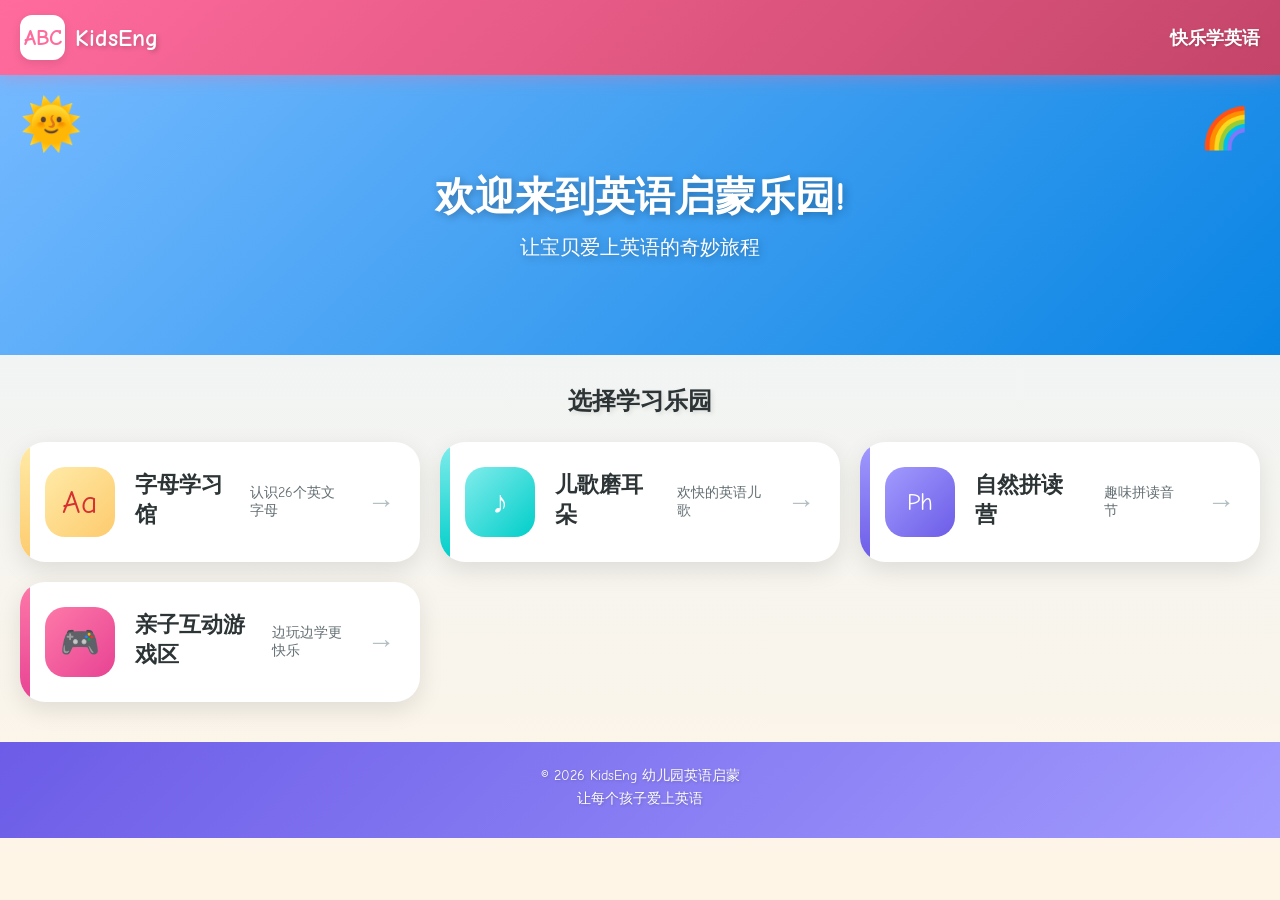
<file: index.html>
<!DOCTYPE html>
<html lang="zh-CN">
<head>
    <meta charset="UTF-8">
    <meta name="viewport" content="width=device-width, initial-scale=1.0">
    <title>KidsEng - 幼儿园英语启蒙乐园</title>
    <link rel="stylesheet" href="styles/main.css">
    <link href="https://fonts.googleapis.com/css2?family=Comic+Neue:wght@400;700&display=swap" rel="stylesheet">
</head>
<body>
    <div class="header">
        <div class="logo">
            <span class="logo-icon">ABC</span>
            <span class="logo-text">KidsEng</span>
        </div>
        <div class="header-title">快乐学英语</div>
    </div>

    <div class="hero-section">
        <div class="hero-bg"></div>
        <div class="hero-content">
            <h1>欢迎来到英语启蒙乐园!</h1>
            <p>让宝贝爱上英语的奇妙旅程</p>
        </div>
    </div>

    <div class="main-content">
        <div class="section-title">选择学习乐园</div>
        
        <div class="feature-grid">
            <div class="feature-card letter-card" onclick="navigateTo('letters')">
                <div class="card-icon letter-icon">
                    <span>Aa</span>
                </div>
                <div class="card-title">字母学习馆</div>
                <div class="card-desc">认识26个英文字母</div>
                <div class="card-arrow">→</div>
            </div>

            <div class="feature-card song-card" onclick="navigateTo('songs')">
                <div class="card-icon song-icon">
                    <span>♪</span>
                </div>
                <div class="card-title">儿歌磨耳朵</div>
                <div class="card-desc">欢快的英语儿歌</div>
                <div class="card-arrow">→</div>
            </div>

            <div class="feature-card phonics-card" onclick="navigateTo('phonics')">
                <div class="card-icon phonics-icon">
                    <span>Ph</span>
                </div>
                <div class="card-title">自然拼读营</div>
                <div class="card-desc">趣味拼读音节</div>
                <div class="card-arrow">→</div>
            </div>

            <div class="feature-card game-card" onclick="navigateTo('games')">
                <div class="card-icon game-icon">
                    <span>🎮</span>
                </div>
                <div class="card-title">亲子互动游戏区</div>
                <div class="card-desc">边玩边学更快乐</div>
                <div class="card-arrow">→</div>
            </div>
        </div>
    </div>

    <div class="footer">
        <div class="footer-content">
            <p>© 2026 KidsEng 幼儿园英语启蒙</p>
            <p>让每个孩子爱上英语</p>
        </div>
    </div>

    <script src="scripts/main.js"></script>
</body>
</html>
</file>
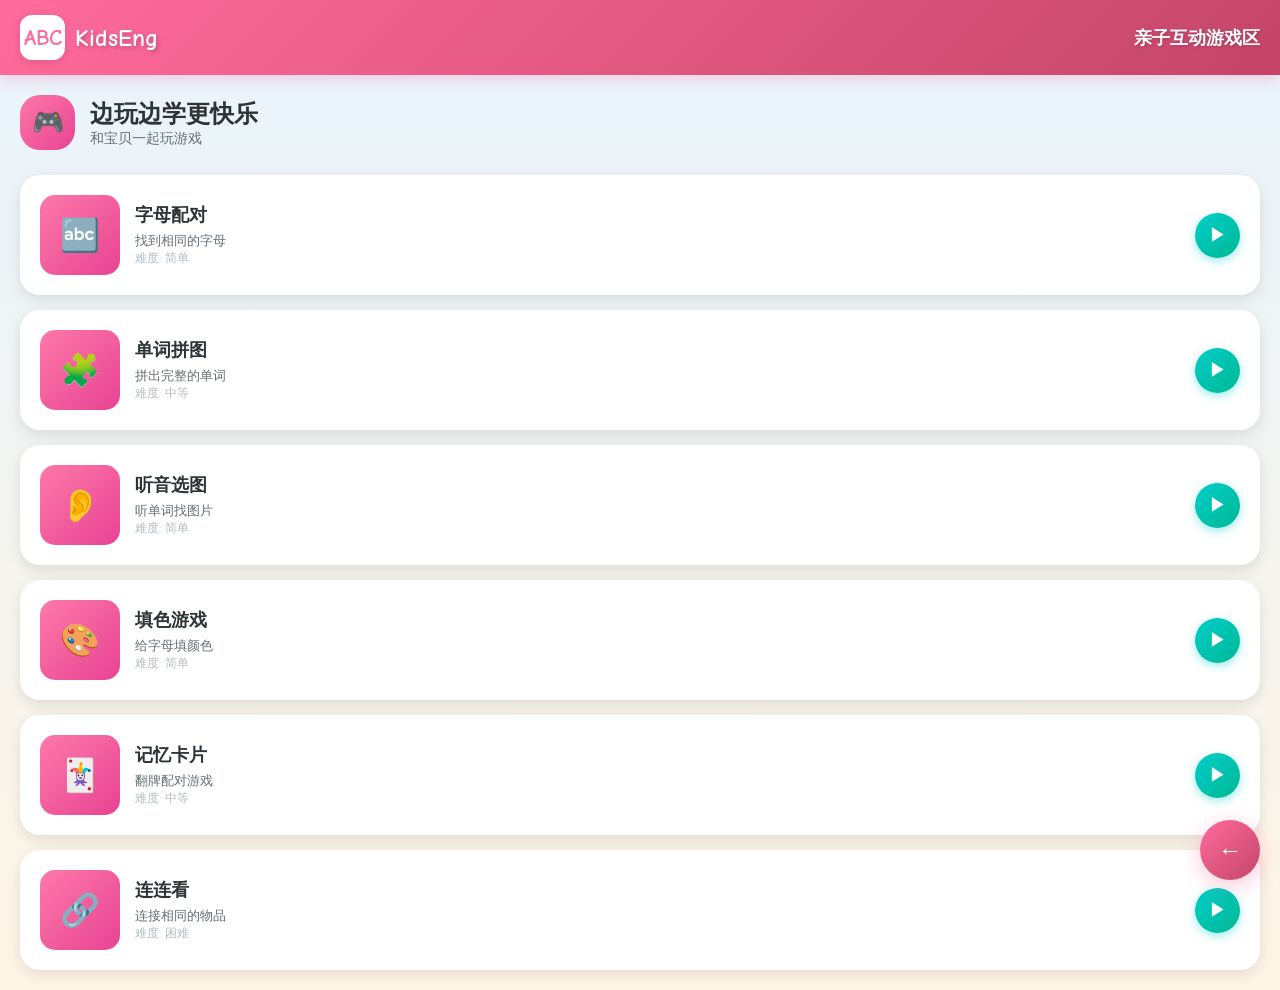
<file: games.html>
<!DOCTYPE html>
<html lang="zh-CN">
<head>
    <meta charset="UTF-8">
    <meta name="viewport" content="width=device-width, initial-scale=1.0">
    <title>亲子互动游戏区 - KidsEng</title>
    <link rel="stylesheet" href="styles/main.css">
    <link href="https://fonts.googleapis.com/css2?family=Comic+Neue:wght@400;700&display=swap" rel="stylesheet">
</head>
<body>
    <div class="header">
        <div class="logo">
            <span class="logo-icon">ABC</span>
            <span class="logo-text">KidsEng</span>
        </div>
        <div class="header-title">亲子互动游戏区</div>
    </div>

    <div class="games-container">
        <div class="section-header">
            <div class="card-icon game-icon">
                <span>🎮</span>
            </div>
            <div>
                <h2>边玩边学更快乐</h2>
                <p style="color: #636E72; font-size: 14px;">和宝贝一起玩游戏</p>
            </div>
        </div>

        <div id="gamesContainer" class="games-list"></div>
    </div>

    <div class="back-btn" onclick="goBack()">←</div>

    <script src="scripts/main.js"></script>
</body>
</html>
</file>
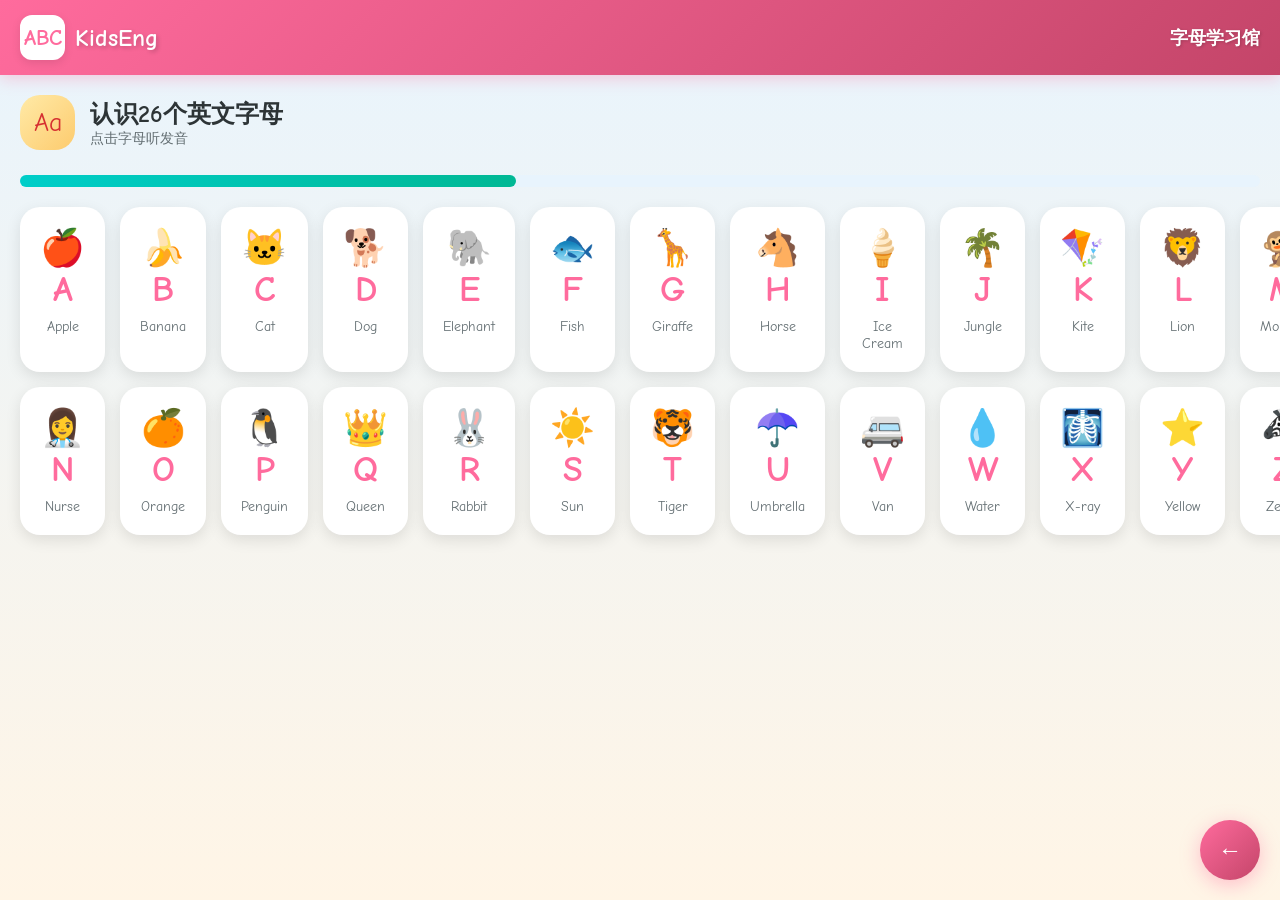
<file: letters.html>
<!DOCTYPE html>
<html lang="zh-CN">
<head>
    <meta charset="UTF-8">
    <meta name="viewport" content="width=device-width, initial-scale=1.0">
    <title>字母学习馆 - KidsEng</title>
    <link rel="stylesheet" href="styles/main.css">
    <link href="https://fonts.googleapis.com/css2?family=Comic+Neue:wght@400;700&display=swap" rel="stylesheet">
</head>
<body>
    <div class="header">
        <div class="logo">
            <span class="logo-icon">ABC</span>
            <span class="logo-text">KidsEng</span>
        </div>
        <div class="header-title">字母学习馆</div>
    </div>

    <div class="letters-container">
        <div class="section-header">
            <div class="card-icon letter-icon">
                <span>Aa</span>
            </div>
            <div>
                <h2>认识26个英文字母</h2>
                <p style="color: #636E72; font-size: 14px;">点击字母听发音</p>
            </div>
        </div>

        <div class="progress-bar">
            <div class="progress-fill" style="width: 40%"></div>
        </div>

        <div id="alphabetContainer" class="alphabet-grid"></div>
    </div>

    <div class="back-btn" onclick="goBack()">←</div>

    <script src="scripts/main.js"></script>
</body>
</html>
</file>
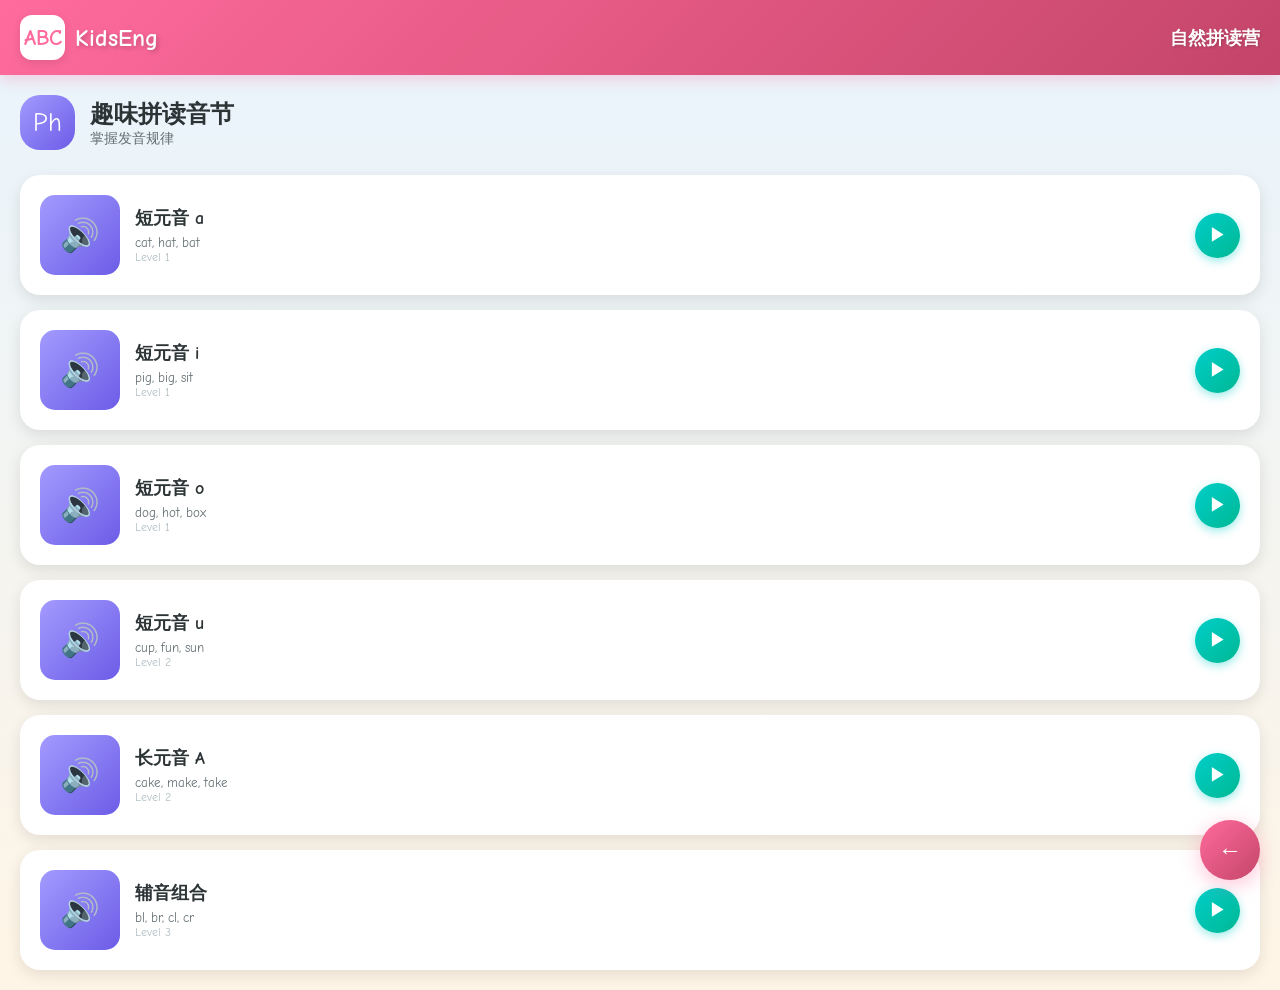
<file: phonics.html>
<!DOCTYPE html>
<html lang="zh-CN">
<head>
    <meta charset="UTF-8">
    <meta name="viewport" content="width=device-width, initial-scale=1.0">
    <title>自然拼读营 - KidsEng</title>
    <link rel="stylesheet" href="styles/main.css">
    <link href="https://fonts.googleapis.com/css2?family=Comic+Neue:wght@400;700&display=swap" rel="stylesheet">
</head>
<body>
    <div class="header">
        <div class="logo">
            <span class="logo-icon">ABC</span>
            <span class="logo-text">KidsEng</span>
        </div>
        <div class="header-title">自然拼读营</div>
    </div>

    <div class="phonics-container">
        <div class="section-header">
            <div class="card-icon phonics-icon">
                <span>Ph</span>
            </div>
            <div>
                <h2>趣味拼读音节</h2>
                <p style="color: #636E72; font-size: 14px;">掌握发音规律</p>
            </div>
        </div>

        <div id="phonicsContainer" class="phonics-list"></div>
    </div>

    <div class="back-btn" onclick="goBack()">←</div>

    <script src="scripts/main.js"></script>
</body>
</html>
</file>
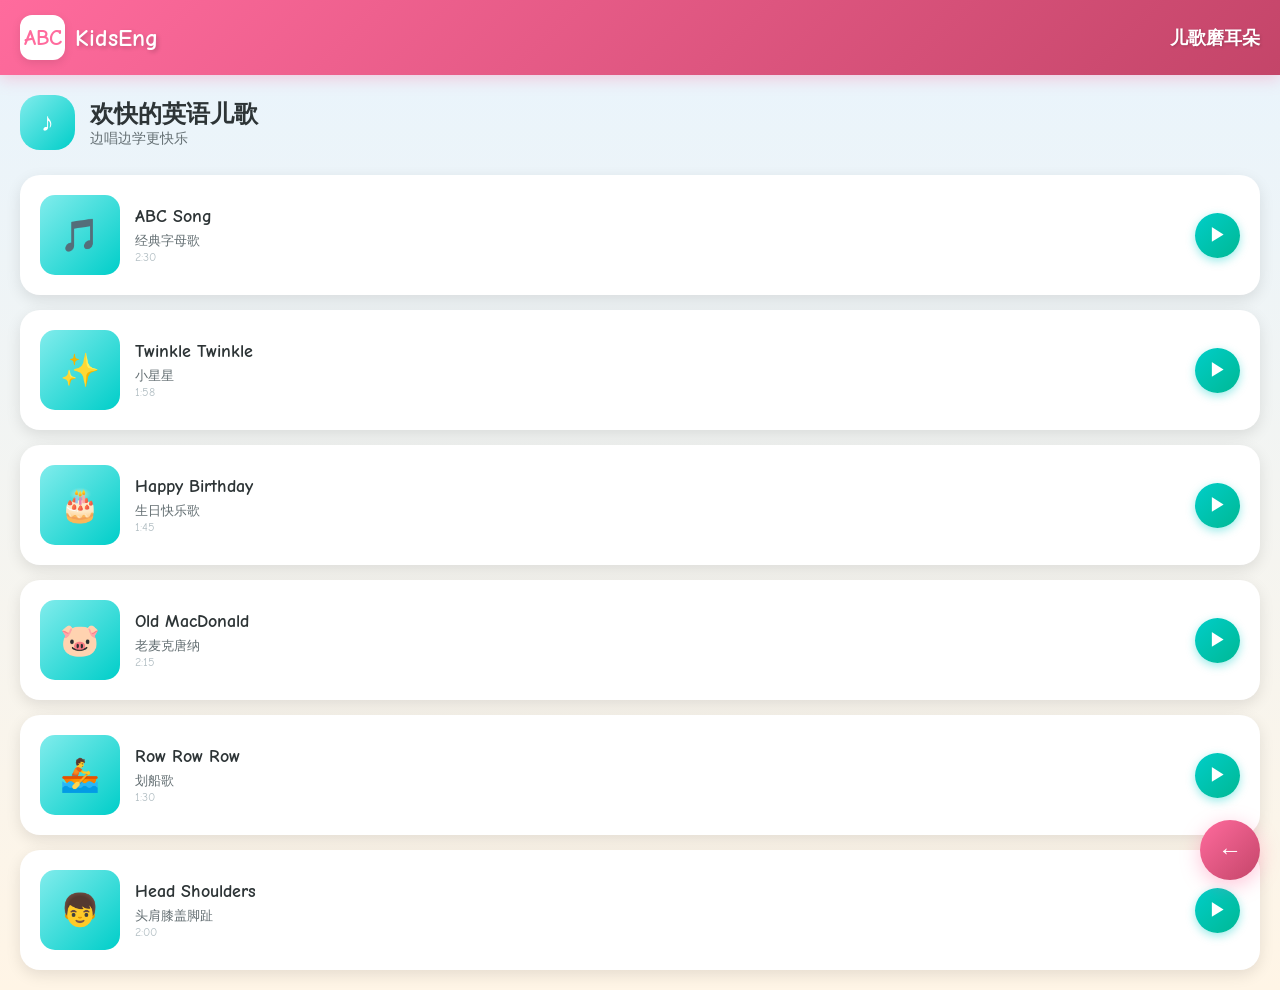
<file: songs.html>
<!DOCTYPE html>
<html lang="zh-CN">
<head>
    <meta charset="UTF-8">
    <meta name="viewport" content="width=device-width, initial-scale=1.0">
    <title>儿歌磨耳朵 - KidsEng</title>
    <link rel="stylesheet" href="styles/main.css">
    <link href="https://fonts.googleapis.com/css2?family=Comic+Neue:wght@400;700&display=swap" rel="stylesheet">
</head>
<body>
    <div class="header">
        <div class="logo">
            <span class="logo-icon">ABC</span>
            <span class="logo-text">KidsEng</span>
        </div>
        <div class="header-title">儿歌磨耳朵</div>
    </div>

    <div class="songs-container">
        <div class="section-header">
            <div class="card-icon song-icon">
                <span>♪</span>
            </div>
            <div>
                <h2>欢快的英语儿歌</h2>
                <p style="color: #636E72; font-size: 14px;">边唱边学更快乐</p>
            </div>
        </div>

        <div id="songsContainer" class="songs-list"></div>
    </div>

    <div class="back-btn" onclick="goBack()">←</div>

    <script src="scripts/main.js"></script>
</body>
</html>
</file>
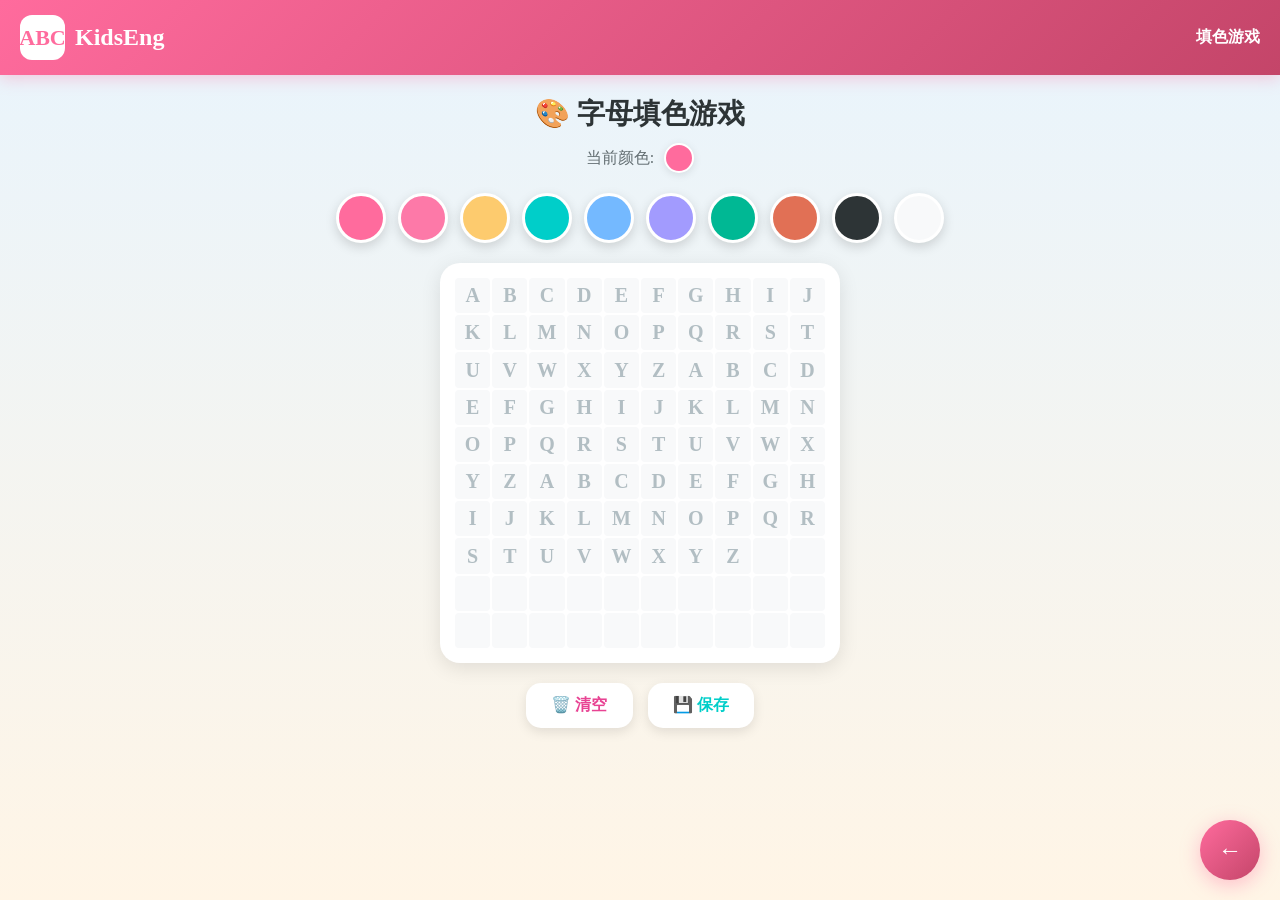
<file: games/coloring-game.html>
<!DOCTYPE html>
<html lang="zh-CN">
<head>
    <meta charset="UTF-8">
    <meta name="viewport" content="width=device-width, initial-scale=1.0">
    <title>填色游戏 - KidsEng</title>
    <style>
        * {
            margin: 0;
            padding: 0;
            box-sizing: border-box;
        }

        body {
            font-family: 'Comic Neue', cursive;
            background: linear-gradient(180deg, #E8F4FD 0%, #FFF5E6 100%);
            min-height: 100vh;
        }

        .header {
            background: linear-gradient(135deg, #FF6B9D 0%, #C44569 100%);
            padding: 15px 20px;
            display: flex;
            align-items: center;
            justify-content: space-between;
            box-shadow: 0 4px 15px rgba(255, 107, 157, 0.3);
        }

        .logo {
            display: flex;
            align-items: center;
            gap: 10px;
        }

        .logo-icon {
            background: white;
            width: 45px;
            height: 45px;
            border-radius: 12px;
            display: flex;
            align-items: center;
            justify-content: center;
            font-size: 22px;
            font-weight: bold;
            color: #FF6B9D;
        }

        .logo-text {
            font-size: 24px;
            font-weight: bold;
            color: white;
        }

        .game-container {
            padding: 20px;
        }

        .game-header {
            text-align: center;
            margin-bottom: 20px;
        }

        .game-title {
            font-size: 28px;
            font-weight: bold;
            color: #2D3436;
            margin-bottom: 10px;
        }

        .colors-bar {
            display: flex;
            justify-content: center;
            gap: 12px;
            margin-bottom: 20px;
            flex-wrap: wrap;
        }

        .color-btn {
            width: 50px;
            height: 50px;
            border-radius: 50%;
            border: 3px solid white;
            box-shadow: 0 4px 12px rgba(0,0,0,0.15);
            cursor: pointer;
            transition: all 0.3s ease;
        }

        .color-btn:hover {
            transform: scale(1.15);
        }

        .color-btn.selected {
            transform: scale(1.2);
            box-shadow: 0 6px 20px rgba(0,0,0,0.25);
            border-width: 4px;
        }

        .canvas-area {
            background: white;
            padding: 15px;
            border-radius: 20px;
            box-shadow: 0 5px 20px rgba(0,0,0,0.1);
            max-width: 400px;
            margin: 0 auto;
        }

        .coloring-grid {
            display: grid;
            grid-template-columns: repeat(10, 1fr);
            gap: 2px;
        }

        .color-cell {
            aspect-ratio: 1;
            background: #F8F9FA;
            border-radius: 4px;
            cursor: pointer;
            transition: all 0.2s ease;
        }

        .color-cell:hover {
            transform: scale(1.1);
        }

        .back-btn {
            position: fixed;
            bottom: 20px;
            right: 20px;
            width: 60px;
            height: 60px;
            background: linear-gradient(135deg, #FF6B9D 0%, #C44569 100%);
            border-radius: 50%;
            display: flex;
            align-items: center;
            justify-content: center;
            font-size: 24px;
            color: white;
            box-shadow: 0 5px 20px rgba(255, 107, 157, 0.4);
            cursor: pointer;
        }

        .tools-bar {
            display: flex;
            justify-content: center;
            gap: 15px;
            margin-top: 20px;
        }

        .tool-btn {
            background: white;
            padding: 12px 25px;
            border-radius: 15px;
            box-shadow: 0 4px 12px rgba(0,0,0,0.1);
            cursor: pointer;
            font-size: 16px;
            font-weight: bold;
            color: #2D3436;
            transition: all 0.3s ease;
            border: none;
        }

        .tool-btn:hover {
            transform: translateY(-2px);
            box-shadow: 0 6px 15px rgba(0,0,0,0.15);
        }

        .tool-btn.clear {
            color: #E84393;
        }

        .tool-btn.save {
            color: #00CEC9;
        }

        .current-color-preview {
            display: flex;
            align-items: center;
            justify-content: center;
            gap: 10px;
            margin-bottom: 15px;
            font-size: 16px;
            color: #636E72;
        }

        .preview-color {
            width: 30px;
            height: 30px;
            border-radius: 50%;
            border: 2px solid white;
            box-shadow: 0 2px 8px rgba(0,0,0,0.1);
        }
    </style>
</head>
<body>
    <div class="header">
        <div class="logo">
            <span class="logo-icon">ABC</span>
            <span class="logo-text">KidsEng</span>
        </div>
        <div style="color: white; font-weight: bold;">填色游戏</div>
    </div>

    <div class="game-container">
        <div class="game-header">
            <h1 class="game-title">🎨 字母填色游戏</h1>
            <div class="current-color-preview">
                <span>当前颜色:</span>
                <div class="preview-color" id="previewColor"></div>
            </div>
        </div>

        <div class="colors-bar">
            <div class="color-btn" style="background: #FF6B9D;" onclick="selectColor('#FF6B9D')"></div>
            <div class="color-btn" style="background: #FD79A8;" onclick="selectColor('#FD79A8')"></div>
            <div class="color-btn" style="background: #FDCB6E;" onclick="selectColor('#FDCB6E')"></div>
            <div class="color-btn" style="background: #00CEC9;" onclick="selectColor('#00CEC9')"></div>
            <div class="color-btn" style="background: #74B9FF;" onclick="selectColor('#74B9FF')"></div>
            <div class="color-btn" style="background: #A29BFE;" onclick="selectColor('#A29BFE')"></div>
            <div class="color-btn" style="background: #00B894;" onclick="selectColor('#00B894')"></div>
            <div class="color-btn" style="background: #E17055;" onclick="selectColor('#E17055')"></div>
            <div class="color-btn" style="background: #2D3436;" onclick="selectColor('#2D3436')"></div>
            <div class="color-btn" style="background: #F8F9FA;" onclick="selectColor('#F8F9FA')"></div>
        </div>

        <div class="canvas-area">
            <div class="coloring-grid" id="coloringGrid"></div>
        </div>

        <div class="tools-bar">
            <button class="tool-btn clear" onclick="clearCanvas()">🗑️ 清空</button>
            <button class="tool-btn save" onclick="showMessage()">💾 保存</button>
        </div>
    </div>

    <div class="back-btn" onclick="goBack()">←</div>

    <script>
        const letters = ['A', 'B', 'C', 'D', 'E', 'F', 'G', 'H', 'I', 'J',
                        'K', 'L', 'M', 'N', 'O', 'P', 'Q', 'R', 'S', 'T',
                        'U', 'V', 'W', 'X', 'Y', 'Z', 'A', 'B', 'C', 'D',
                        'E', 'F', 'G', 'H', 'I', 'J', 'K', 'L', 'M', 'N',
                        'O', 'P', 'Q', 'R', 'S', 'T', 'U', 'V', 'W', 'X',
                        'Y', 'Z', 'A', 'B', 'C', 'D', 'E', 'F', 'G', 'H',
                        'I', 'J', 'K', 'L', 'M', 'N', 'O', 'P', 'Q', 'R',
                        'S', 'T', 'U', 'V', 'W', 'X', 'Y', 'Z', ' ', ' ',
                        ' ', ' ', ' ', ' ', ' ', ' ', ' ', ' ', ' ', ' ',
                        ' ', ' ', ' ', ' ', ' ', ' ', ' ', ' ', ' ', ' '];

        let currentColor = '#FF6B9D';

        function initCanvas() {
            const grid = document.getElementById('coloringGrid');
            grid.innerHTML = '';
            
            letters.forEach((letter, index) => {
                const cell = document.createElement('div');
                cell.className = 'color-cell';
                if (letter !== ' ') {
                    cell.textContent = letter;
                    cell.style.fontSize = '20px';
                    cell.style.display = 'flex';
                    cell.style.alignItems = 'center';
                    cell.style.justifyContent = 'center';
                    cell.style.fontWeight = 'bold';
                    cell.style.color = '#B2BEC3';
                }
                cell.addEventListener('click', () => colorCell(cell));
                grid.appendChild(cell);
            });
            
            updatePreviewColor();
        }

        function selectColor(color) {
            currentColor = color;
            updatePreviewColor();
            
            document.querySelectorAll('.color-btn').forEach(btn => {
                btn.classList.remove('selected');
            });
            
            const activeBtn = document.querySelector(`.color-btn[style*="${color}"]`);
            if (activeBtn) {
                activeBtn.classList.add('selected');
            }
        }

        function updatePreviewColor() {
            document.getElementById('previewColor').style.background = currentColor;
        }

        function colorCell(cell) {
            cell.style.background = currentColor;
            if (cell.textContent !== '') {
                cell.style.color = currentColor === '#2D3436' ? '#F8F9FA' : '#2D3436';
            }
        }

        function clearCanvas() {
            document.querySelectorAll('.color-cell').forEach(cell => {
                cell.style.background = '#F8F9FA';
                if (cell.textContent !== '') {
                    cell.style.color = '#B2BEC3';
                }
            });
        }

        function showMessage() {
            alert('🎉 作品已保存！\n\n你画得太棒了！🌟');
        }

        function goBack() {
            window.location.href = '../games.html';
        }

        document.addEventListener('DOMContentLoaded', initCanvas);
    </script>
</body>
</html>
</file>
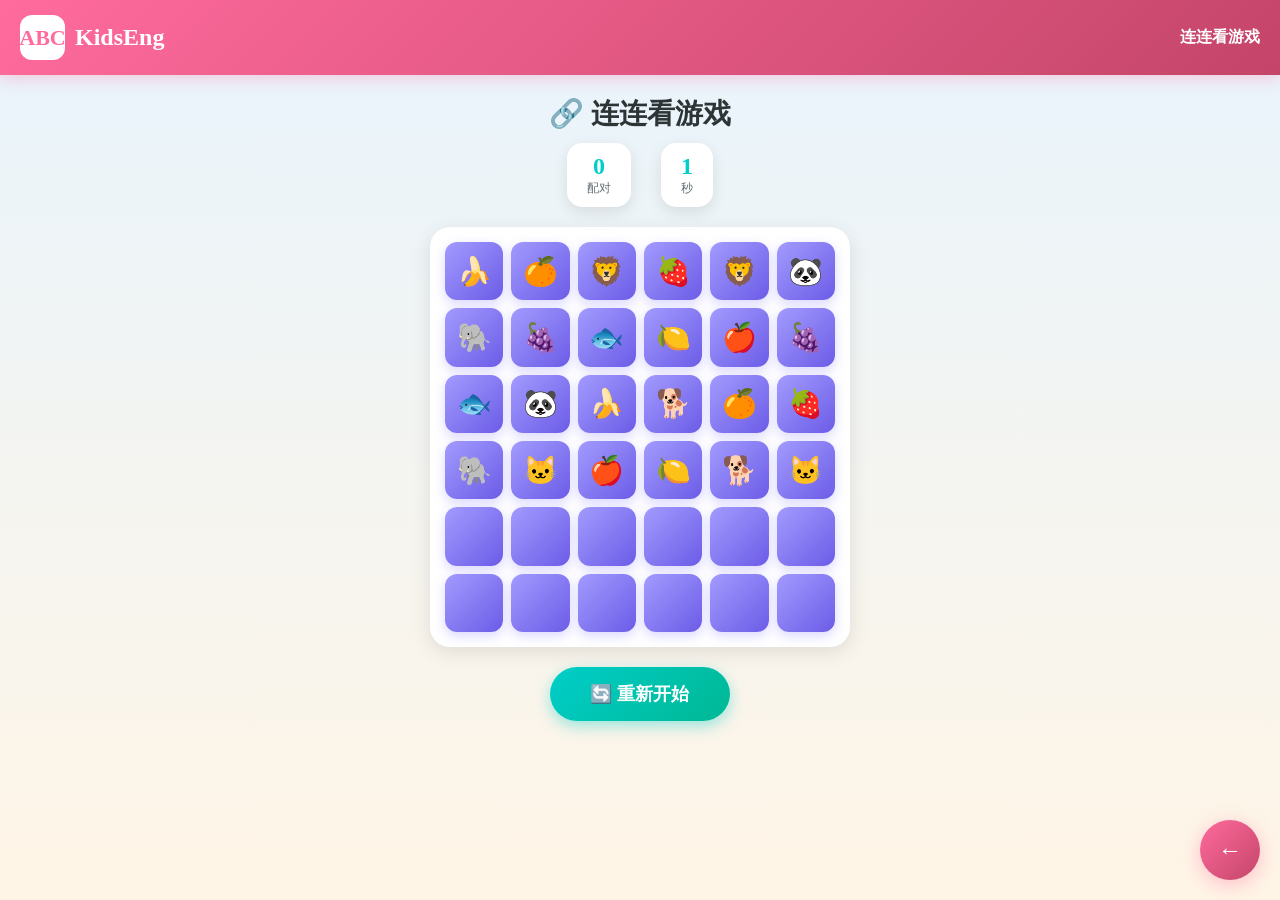
<file: games/link-game.html>
<!DOCTYPE html>
<html lang="zh-CN">
<head>
    <meta charset="UTF-8">
    <meta name="viewport" content="width=device-width, initial-scale=1.0">
    <title>连连看游戏 - KidsEng</title>
    <style>
        * {
            margin: 0;
            padding: 0;
            box-sizing: border-box;
        }

        body {
            font-family: 'Comic Neue', cursive;
            background: linear-gradient(180deg, #E8F4FD 0%, #FFF5E6 100%);
            min-height: 100vh;
        }

        .header {
            background: linear-gradient(135deg, #FF6B9D 0%, #C44569 100%);
            padding: 15px 20px;
            display: flex;
            align-items: center;
            justify-content: space-between;
            box-shadow: 0 4px 15px rgba(255, 107, 157, 0.3);
        }

        .logo {
            display: flex;
            align-items: center;
            gap: 10px;
        }

        .logo-icon {
            background: white;
            width: 45px;
            height: 45px;
            border-radius: 12px;
            display: flex;
            align-items: center;
            justify-content: center;
            font-size: 22px;
            font-weight: bold;
            color: #FF6B9D;
        }

        .logo-text {
            font-size: 24px;
            font-weight: bold;
            color: white;
        }

        .game-container {
            padding: 20px;
        }

        .game-header {
            text-align: center;
            margin-bottom: 20px;
        }

        .game-title {
            font-size: 28px;
            font-weight: bold;
            color: #2D3436;
            margin-bottom: 10px;
        }

        .game-board {
            background: white;
            padding: 15px;
            border-radius: 20px;
            box-shadow: 0 5px 20px rgba(0,0,0,0.1);
            max-width: 420px;
            margin: 0 auto;
        }

        .link-grid {
            display: grid;
            grid-template-columns: repeat(6, 1fr);
            gap: 8px;
        }

        .link-cell {
            aspect-ratio: 1;
            background: linear-gradient(135deg, #A29BFE 0%, #6C5CE7 100%);
            border-radius: 12px;
            display: flex;
            align-items: center;
            justify-content: center;
            font-size: 28px;
            cursor: pointer;
            box-shadow: 0 4px 12px rgba(162, 155, 254, 0.4);
            transition: all 0.3s ease;
        }

        .link-cell:hover {
            transform: scale(1.05);
        }

        .link-cell.selected {
            background: linear-gradient(135deg, #00CEC9 0%, #00B894 100%);
            box-shadow: 0 4px 15px rgba(0, 206, 201, 0.5);
            transform: scale(1.1);
        }

        .link-cell.matched {
            opacity: 0.2;
            pointer-events: none;
            transform: scale(0.9);
        }

        .back-btn {
            position: fixed;
            bottom: 20px;
            right: 20px;
            width: 60px;
            height: 60px;
            background: linear-gradient(135deg, #FF6B9D 0%, #C44569 100%);
            border-radius: 50%;
            display: flex;
            align-items: center;
            justify-content: center;
            font-size: 24px;
            color: white;
            box-shadow: 0 5px 20px rgba(255, 107, 157, 0.4);
            cursor: pointer;
        }

        .game-stats {
            display: flex;
            justify-content: center;
            gap: 30px;
            margin-bottom: 20px;
        }

        .stat-item {
            background: white;
            padding: 10px 20px;
            border-radius: 15px;
            box-shadow: 0 5px 15px rgba(0,0,0,0.1);
        }

        .stat-value {
            font-size: 24px;
            font-weight: bold;
            color: #00CEC9;
        }

        .stat-label {
            font-size: 12px;
            color: #636E72;
        }

        .restart-btn {
            background: linear-gradient(135deg, #00CEC9 0%, #00B894 100%);
            color: white;
            border: none;
            padding: 15px 40px;
            border-radius: 30px;
            font-size: 18px;
            font-weight: bold;
            cursor: pointer;
            box-shadow: 0 5px 15px rgba(0, 206, 201, 0.4);
            margin-top: 20px;
        }
    </style>
</head>
<body>
    <div class="header">
        <div class="logo">
            <span class="logo-icon">ABC</span>
            <span class="logo-text">KidsEng</span>
        </div>
        <div style="color: white; font-weight: bold;">连连看游戏</div>
    </div>

    <div class="game-container">
        <div class="game-header">
            <h1 class="game-title">🔗 连连看游戏</h1>
            <div class="game-stats">
                <div class="stat-item">
                    <div class="stat-value" id="matches">0</div>
                    <div class="stat-label">配对</div>
                </div>
                <div class="stat-item">
                    <div class="stat-value" id="time">0</div>
                    <div class="stat-label">秒</div>
                </div>
            </div>
        </div>

        <div class="game-board">
            <div class="link-grid" id="linkGrid"></div>
        </div>

        <div style="text-align: center;">
            <button class="restart-btn" onclick="initGame()">🔄 重新开始</button>
        </div>
    </div>

    <div class="back-btn" onclick="goBack()">←</div>

    <script>
        const emojis = ['🍎', '🍌', '🍊', '🍋', '🍇', '🍓', 
                       '🐱', '🐕', '🐘', '🐟', '🦁', '🐼'];

        let grid = [];
        let selectedCells = [];
        let matchedPairs = 0;
        let timer = 0;
        let timerInterval = null;

        function initGame() {
            grid = [];
            selectedCells = [];
            matchedPairs = 0;
            timer = 0;
            
            if (timerInterval) {
                clearInterval(timerInterval);
            }
            
            document.getElementById('matches').textContent = '0';
            document.getElementById('time').textContent = '0';
            
            const gameEmojis = [...emojis, ...emojis];
            gameEmojis.sort(() => Math.random() - 0.5);
            
            for (let i = 0; i < 6; i++) {
                grid[i] = [];
                for (let j = 0; j < 6; j++) {
                    grid[i][j] = {
                        emoji: gameEmojis[i * 6 + j],
                        matched: false
                    };
                }
            }
            
            renderGrid();
            
            timerInterval = setInterval(() => {
                timer++;
                document.getElementById('time').textContent = timer;
            }, 1000);
        }

        function renderGrid() {
            const gridElement = document.getElementById('linkGrid');
            gridElement.innerHTML = '';
            
            for (let i = 0; i < 6; i++) {
                for (let j = 0; j < 6; j++) {
                    const cell = document.createElement('div');
                    cell.className = 'link-cell';
                    if (grid[i][j].matched) {
                        cell.classList.add('matched');
                    }
                    cell.textContent = grid[i][j].emoji;
                    cell.dataset.row = i;
                    cell.dataset.col = j;
                    cell.addEventListener('click', () => selectCell(i, j));
                    gridElement.appendChild(cell);
                }
            }
        }

        function selectCell(row, col) {
            if (grid[row][col].matched) return;
            
            const cell = document.querySelector(`[data-row="${row}"][data-col="${col}"]`);
            
            if (selectedCells.length === 0) {
                cell.classList.add('selected');
                selectedCells.push({ row, col });
            } else if (selectedCells.length === 1) {
                const [first] = selectedCells;
                
                if (first.row === row && first.col === col) {
                    document.querySelector(`[data-row="${first.row}"][data-col="${first.col}"]`).classList.remove('selected');
                    selectedCells = [];
                    return;
                }
                
                if (grid[first.row][first.col].emoji === grid[row][col].emoji) {
                    grid[first.row][first.col].matched = true;
                    grid[row][col].matched = true;
                    matchedPairs++;
                    document.getElementById('matches').textContent = matchedPairs;
                    
                    document.querySelector(`[data-row="${first.row}"][data-col="${first.col}"]`).classList.remove('selected');
                    
                    setTimeout(() => {
                        renderGrid();
                        
                        if (matchedPairs === emojis.length) {
                            clearInterval(timerInterval);
                            alert(`🎉 恭喜完成！\n\n用时：${timer} 秒\n配对：${matchedPairs} 对\n\n太厉害了！🌟`);
                        }
                    }, 300);
                } else {
                    document.querySelector(`[data-row="${first.row}"][data-col="${first.col}"]`).classList.remove('selected');
                }
                
                selectedCells = [];
            }
        }

        function goBack() {
            window.location.href = '../games.html';
        }

        document.addEventListener('DOMContentLoaded', initGame);
    </script>
</body>
</html>
</file>
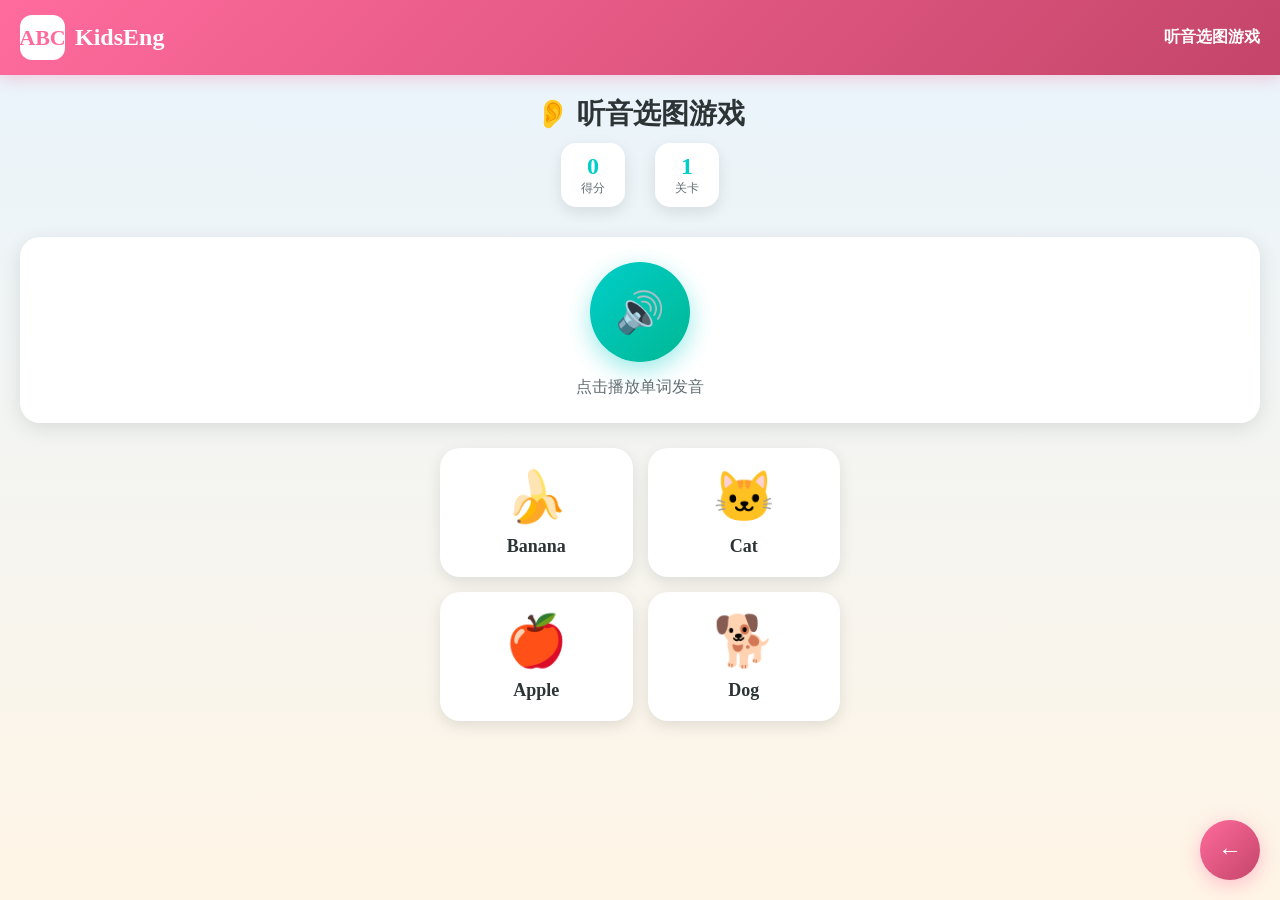
<file: games/listening-game.html>
<!DOCTYPE html>
<html lang="zh-CN">
<head>
    <meta charset="UTF-8">
    <meta name="viewport" content="width=device-width, initial-scale=1.0">
    <title>听音选图游戏 - KidsEng</title>
    <style>
        * {
            margin: 0;
            padding: 0;
            box-sizing: border-box;
        }

        body {
            font-family: 'Comic Neue', cursive;
            background: linear-gradient(180deg, #E8F4FD 0%, #FFF5E6 100%);
            min-height: 100vh;
        }

        .header {
            background: linear-gradient(135deg, #FF6B9D 0%, #C44569 100%);
            padding: 15px 20px;
            display: flex;
            align-items: center;
            justify-content: space-between;
            box-shadow: 0 4px 15px rgba(255, 107, 157, 0.3);
        }

        .logo {
            display: flex;
            align-items: center;
            gap: 10px;
        }

        .logo-icon {
            background: white;
            width: 45px;
            height: 45px;
            border-radius: 12px;
            display: flex;
            align-items: center;
            justify-content: center;
            font-size: 22px;
            font-weight: bold;
            color: #FF6B9D;
        }

        .logo-text {
            font-size: 24px;
            font-weight: bold;
            color: white;
        }

        .game-container {
            padding: 20px;
        }

        .game-header {
            text-align: center;
            margin-bottom: 30px;
        }

        .game-title {
            font-size: 28px;
            font-weight: bold;
            color: #2D3436;
            margin-bottom: 10px;
        }

        .listen-box {
            background: white;
            padding: 25px;
            border-radius: 20px;
            box-shadow: 0 5px 20px rgba(0,0,0,0.1);
            text-align: center;
            margin-bottom: 25px;
        }

        .listen-btn {
            background: linear-gradient(135deg, #00CEC9 0%, #00B894 100%);
            color: white;
            border: none;
            width: 100px;
            height: 100px;
            border-radius: 50%;
            font-size: 40px;
            cursor: pointer;
            box-shadow: 0 8px 25px rgba(0, 206, 201, 0.4);
            transition: all 0.3s ease;
        }

        .listen-btn:hover {
            transform: scale(1.1);
        }

        .listen-btn.clicked {
            animation: pulse 0.5s ease-in-out infinite;
        }

        @keyframes pulse {
            0%, 100% { transform: scale(1); }
            50% { transform: scale(1.15); }
        }

        .listen-text {
            margin-top: 15px;
            font-size: 16px;
            color: #636E72;
        }

        .options-grid {
            display: grid;
            grid-template-columns: repeat(2, 1fr);
            gap: 15px;
            max-width: 400px;
            margin: 0 auto;
        }

        .option-card {
            background: white;
            padding: 20px;
            border-radius: 20px;
            box-shadow: 0 5px 15px rgba(0,0,0,0.1);
            text-align: center;
            cursor: pointer;
            transition: all 0.3s ease;
        }

        .option-card:hover {
            transform: translateY(-3px);
            box-shadow: 0 8px 25px rgba(0,0,0,0.15);
        }

        .option-card.selected {
            border: 3px solid #00CEC9;
            background: #E8F8F5;
        }

        .option-card.correct {
            background: linear-gradient(135deg, #00CEC9 0%, #00B894 100%);
            color: white;
        }

        .option-card.wrong {
            background: linear-gradient(135deg, #FD79A8 0%, #E84393 100%);
            color: white;
        }

        .option-emoji {
            font-size: 50px;
            margin-bottom: 10px;
        }

        .option-word {
            font-size: 18px;
            font-weight: bold;
            color: #2D3436;
        }

        .option-card.correct .option-word,
        .option-card.wrong .option-word {
            color: white;
        }

        .back-btn {
            position: fixed;
            bottom: 20px;
            right: 20px;
            width: 60px;
            height: 60px;
            background: linear-gradient(135deg, #FF6B9D 0%, #C44569 100%);
            border-radius: 50%;
            display: flex;
            align-items: center;
            justify-content: center;
            font-size: 24px;
            color: white;
            box-shadow: 0 5px 20px rgba(255, 107, 157, 0.4);
            cursor: pointer;
        }

        .next-btn {
            background: linear-gradient(135deg, #00CEC9 0%, #00B894 100%);
            color: white;
            border: none;
            padding: 15px 40px;
            border-radius: 30px;
            font-size: 18px;
            font-weight: bold;
            cursor: pointer;
            box-shadow: 0 5px 15px rgba(0, 206, 201, 0.4);
            margin-top: 25px;
        }

        .game-stats {
            display: flex;
            justify-content: center;
            gap: 30px;
            margin-bottom: 20px;
        }

        .stat-item {
            background: white;
            padding: 10px 20px;
            border-radius: 15px;
            box-shadow: 0 5px 15px rgba(0,0,0,0.1);
        }

        .stat-value {
            font-size: 24px;
            font-weight: bold;
            color: #00CEC9;
        }

        .stat-label {
            font-size: 12px;
            color: #636E72;
        }
    </style>
</head>
<body>
    <div class="header">
        <div class="logo">
            <span class="logo-icon">ABC</span>
            <span class="logo-text">KidsEng</span>
        </div>
        <div style="color: white; font-weight: bold;">听音选图游戏</div>
    </div>

    <div class="game-container">
        <div class="game-header">
            <h1 class="game-title">👂 听音选图游戏</h1>
            <div class="game-stats">
                <div class="stat-item">
                    <div class="stat-value" id="score">0</div>
                    <div class="stat-label">得分</div>
                </div>
                <div class="stat-item">
                    <div class="stat-value" id="level">1</div>
                    <div class="stat-label">关卡</div>
                </div>
            </div>
        </div>

        <div class="listen-box">
            <button class="listen-btn" id="listenBtn" onclick="playWord()">🔊</button>
            <div class="listen-text">点击播放单词发音</div>
        </div>

        <div class="options-grid" id="optionsGrid"></div>

        <div style="text-align: center;">
            <button class="next-btn" onclick="nextQuestion()" id="nextBtn" style="display: none;">➡️ 下一题</button>
        </div>
    </div>

    <div class="back-btn" onclick="goBack()">←</div>

    <script>
        const words = [
            { word: 'apple', emoji: '🍎', options: ['🍎', '🐱', '🐕', '🍌'] },
            { word: 'cat', emoji: '🐱', options: ['🐕', '🐱', '🐘', '🐟'] },
            { word: 'dog', emoji: '🐕', options: ['🐟', '🐘', '🐕', '🦋'] },
            { word: 'fish', emoji: '🐟', options: ['🍎', '🐟', '🦁', '🐱'] },
            { word: 'bird', emoji: '🐦', options: ['🐦', '🐘', '🐕', '🦋'] },
            { word: 'lion', emoji: '🦁', options: ['🦁', '🐼', '🐘', '🐟'] },
            { word: 'panda', emoji: '🐼', options: ['🐱', '🐼', '🦁', '🦋'] },
            { word: 'elephant', emoji: '🐘', options: ['🐘', '🐕', '🍎', '🐦'] }
        ];

        let currentIndex = 0;
        let score = 0;
        let answered = false;

        function initGame() {
            currentIndex = 0;
            score = 0;
            updateStats();
            showQuestion();
        }

        function showQuestion() {
            const question = words[currentIndex];
            answered = false;
            document.getElementById('nextBtn').style.display = 'none';
            
            const grid = document.getElementById('optionsGrid');
            grid.innerHTML = '';
            
            const shuffledOptions = [...question.options].sort(() => Math.random() - 0.5);
            
            shuffledOptions.forEach(option => {
                const card = document.createElement('div');
                card.className = 'option-card';
                card.dataset.emoji = option;
                card.innerHTML = `
                    <div class="option-emoji">${option}</div>
                    <div class="option-word">${getWordFromEmoji(option)}</div>
                `;
                card.addEventListener('click', () => selectAnswer(card, option === question.emoji));
                grid.appendChild(card);
            });
        }

        function getWordFromEmoji(emoji) {
            const mapping = {
                '🍎': 'Apple',
                '🐱': 'Cat',
                '🐕': 'Dog',
                '🐟': 'Fish',
                '🐦': 'Bird',
                '🦁': 'Lion',
                '🐼': 'Panda',
                '🐘': 'Elephant',
                '🦋': 'Butterfly',
                '🍌': 'Banana'
            };
            return mapping[emoji] || '?';
        }

        function selectAnswer(card, isCorrect) {
            if (answered) return;
            answered = true;

            const question = words[currentIndex];
            
            document.querySelectorAll('.option-card').forEach(c => {
                if (c.dataset.emoji === question.emoji) {
                    c.classList.add('correct');
                } else if (c === card && !isCorrect) {
                    c.classList.add('wrong');
                }
            });

            if (isCorrect) {
                score += 10;
                updateStats();
            }

            setTimeout(() => {
                document.getElementById('nextBtn').style.display = 'inline-block';
            }, 500);
        }

        function playWord() {
            const btn = document.getElementById('listenBtn');
            btn.classList.add('clicked');
            
            const word = words[currentIndex].word;
            
            if ('speechSynthesis' in window) {
                window.speechSynthesis.cancel();
                const utterance = new SpeechSynthesisUtterance(word);
                utterance.lang = 'en-US';
                utterance.rate = 0.8;
                utterance.onend = () => {
                    btn.classList.remove('clicked');
                };
                window.speechSynthesis.speak(utterance);
            } else {
                setTimeout(() => btn.classList.remove('clicked'), 1000);
            }
        }

        function nextQuestion() {
            currentIndex++;
            if (currentIndex >= words.length) {
                alert(`🎉 恭喜通关！\n\n最终得分：${score} 分！\n\n太厉害了！🌟`);
                initGame();
                return;
            }
            document.getElementById('level').textContent = currentIndex + 1;
            showQuestion();
        }

        function updateStats() {
            document.getElementById('score').textContent = score;
        }

        function goBack() {
            window.location.href = '../games.html';
        }

        document.addEventListener('DOMContentLoaded', initGame);
    </script>
</body>
</html>
</file>
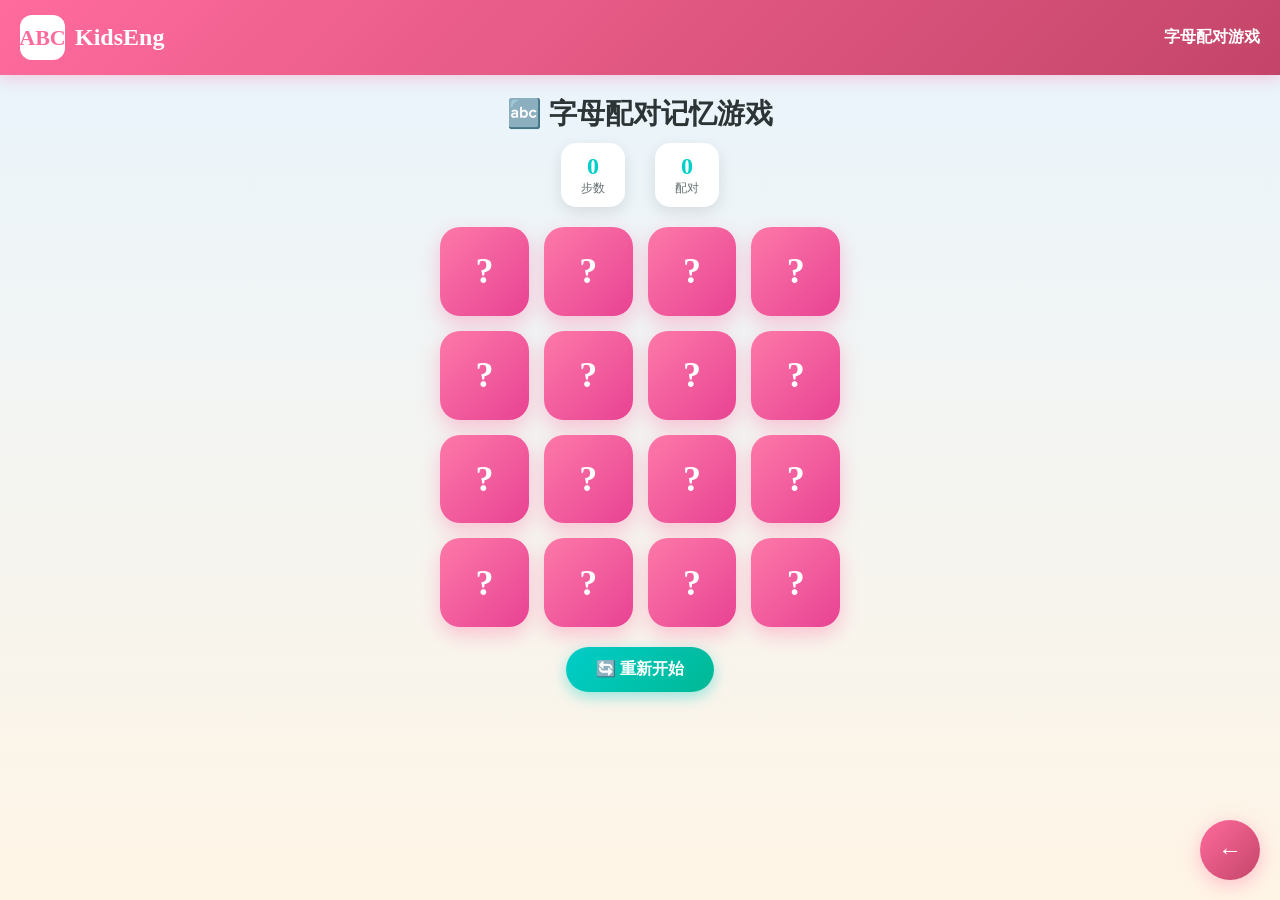
<file: games/memory-game.html>
<!DOCTYPE html>
<html lang="zh-CN">
<head>
    <meta charset="UTF-8">
    <meta name="viewport" content="width=device-width, initial-scale=1.0">
    <title>字母配对游戏 - KidsEng</title>
    <style>
        * {
            margin: 0;
            padding: 0;
            box-sizing: border-box;
        }

        body {
            font-family: 'Comic Neue', cursive;
            background: linear-gradient(180deg, #E8F4FD 0%, #FFF5E6 100%);
            min-height: 100vh;
        }

        .header {
            background: linear-gradient(135deg, #FF6B9D 0%, #C44569 100%);
            padding: 15px 20px;
            display: flex;
            align-items: center;
            justify-content: space-between;
            box-shadow: 0 4px 15px rgba(255, 107, 157, 0.3);
        }

        .logo {
            display: flex;
            align-items: center;
            gap: 10px;
        }

        .logo-icon {
            background: white;
            width: 45px;
            height: 45px;
            border-radius: 12px;
            display: flex;
            align-items: center;
            justify-content: center;
            font-size: 22px;
            font-weight: bold;
            color: #FF6B9D;
        }

        .logo-text {
            font-size: 24px;
            font-weight: bold;
            color: white;
        }

        .game-container {
            padding: 20px;
        }

        .game-header {
            text-align: center;
            margin-bottom: 20px;
        }

        .game-title {
            font-size: 28px;
            font-weight: bold;
            color: #2D3436;
            margin-bottom: 10px;
        }

        .game-stats {
            display: flex;
            justify-content: center;
            gap: 30px;
            margin-bottom: 20px;
        }

        .stat-item {
            background: white;
            padding: 10px 20px;
            border-radius: 15px;
            box-shadow: 0 5px 15px rgba(0,0,0,0.1);
        }

        .stat-value {
            font-size: 24px;
            font-weight: bold;
            color: #00CEC9;
        }

        .stat-label {
            font-size: 12px;
            color: #636E72;
        }

        .game-board {
            display: grid;
            grid-template-columns: repeat(4, 1fr);
            gap: 15px;
            max-width: 400px;
            margin: 0 auto;
        }

        .card {
            aspect-ratio: 1;
            background: linear-gradient(135deg, #FD79A8 0%, #E84393 100%);
            border-radius: 20px;
            display: flex;
            align-items: center;
            justify-content: center;
            font-size: 36px;
            font-weight: bold;
            color: white;
            cursor: pointer;
            box-shadow: 0 8px 20px rgba(253, 121, 168, 0.4);
            transition: all 0.3s ease;
            position: relative;
            transform-style: preserve-3d;
        }

        .card.flipped {
            background: white;
            color: #FD79A8;
            box-shadow: 0 8px 20px rgba(0,0,0,0.15);
        }

        .card.matched {
            background: linear-gradient(135deg, #00CEC9 0%, #00B894 100%);
            color: white;
            animation: matchPulse 0.5s ease;
        }

        @keyframes matchPulse {
            0%, 100% { transform: scale(1); }
            50% { transform: scale(1.1); }
        }

        .card:hover {
            transform: translateY(-3px);
        }

        .back-btn {
            position: fixed;
            bottom: 20px;
            right: 20px;
            width: 60px;
            height: 60px;
            background: linear-gradient(135deg, #FF6B9D 0%, #C44569 100%);
            border-radius: 50%;
            display: flex;
            align-items: center;
            justify-content: center;
            font-size: 24px;
            color: white;
            box-shadow: 0 5px 20px rgba(255, 107, 157, 0.4);
            cursor: pointer;
        }

        .restart-btn {
            background: linear-gradient(135deg, #00CEC9 0%, #00B894 100%);
            color: white;
            border: none;
            padding: 12px 30px;
            border-radius: 30px;
            font-size: 16px;
            font-weight: bold;
            cursor: pointer;
            box-shadow: 0 5px 15px rgba(0, 206, 201, 0.4);
            margin-top: 20px;
        }

        .win-message {
            background: linear-gradient(135deg, #00CEC9 0%, #00B894 100%);
            color: white;
            padding: 30px;
            border-radius: 25px;
            text-align: center;
            margin-bottom: 20px;
            animation: bounce 0.5s ease;
        }

        @keyframes bounce {
            0%, 100% { transform: scale(1); }
            50% { transform: scale(1.05); }
        }

        .win-message h3 {
            font-size: 24px;
            margin-bottom: 10px;
        }

        .win-message p {
            font-size: 16px;
            opacity: 0.9;
        }
    </style>
</head>
<body>
    <div class="header">
        <div class="logo">
            <span class="logo-icon">ABC</span>
            <span class="logo-text">KidsEng</span>
        </div>
        <div style="color: white; font-weight: bold;">字母配对游戏</div>
    </div>

    <div class="game-container">
        <div class="game-header">
            <h1 class="game-title">🔤 字母配对记忆游戏</h1>
            <div class="game-stats">
                <div class="stat-item">
                    <div class="stat-value" id="moves">0</div>
                    <div class="stat-label">步数</div>
                </div>
                <div class="stat-item">
                    <div class="stat-value" id="matches">0</div>
                    <div class="stat-label">配对</div>
                </div>
            </div>
        </div>

        <div id="gameBoard" class="game-board"></div>

        <div style="text-align: center;">
            <button class="restart-btn" onclick="initGame()">🔄 重新开始</button>
        </div>
    </div>

    <div class="back-btn" onclick="goBack()">←</div>

    <script>
        const letters = ['A', 'B', 'C', 'D', 'E', 'F', 'G', 'H'];
        let cards = [];
        let flippedCards = [];
        let moves = 0;
        let matches = 0;

        function initGame() {
            const gameBoard = document.getElementById('gameBoard');
            gameBoard.innerHTML = '';
            
            cards = [...letters, ...letters];
            cards.sort(() => Math.random() - 0.5);
            
            flippedCards = [];
            moves = 0;
            matches = 0;
            
            document.getElementById('moves').textContent = '0';
            document.getElementById('matches').textContent = '0';

            cards.forEach((letter, index) => {
                const card = document.createElement('div');
                card.className = 'card';
                card.dataset.letter = letter;
                card.dataset.index = index;
                card.textContent = '?';
                card.addEventListener('click', flipCard);
                gameBoard.appendChild(card);
            });
        }

        function flipCard(e) {
            const card = e.target;
            
            if (card.classList.contains('flipped') || 
                card.classList.contains('matched') || 
                flippedCards.length >= 2) {
                return;
            }

            card.classList.add('flipped');
            card.textContent = card.dataset.letter;
            flippedCards.push(card);

            if (flippedCards.length === 2) {
                moves++;
                document.getElementById('moves').textContent = moves;
                checkMatch();
            }
        }

        function checkMatch() {
            const [card1, card2] = flippedCards;
            
            if (card1.dataset.letter === card2.dataset.letter) {
                card1.classList.add('matched');
                card2.classList.add('matched');
                matches++;
                document.getElementById('matches').textContent = matches;
                flippedCards = [];
                
                if (matches === letters.length) {
                    setTimeout(() => {
                        alert(`🎉 恭喜完成！\n\n用了 ${moves} 步完成配对！\n\n太棒了！🌟`);
                    }, 500);
                }
            } else {
                setTimeout(() => {
                    card1.classList.remove('flipped');
                    card2.classList.remove('flipped');
                    card1.textContent = '?';
                    card2.textContent = '?';
                    flippedCards = [];
                }, 1000);
            }
        }

        function goBack() {
            window.location.href = '../games.html';
        }

        document.addEventListener('DOMContentLoaded', initGame);
    </script>
</body>
</html>
</file>
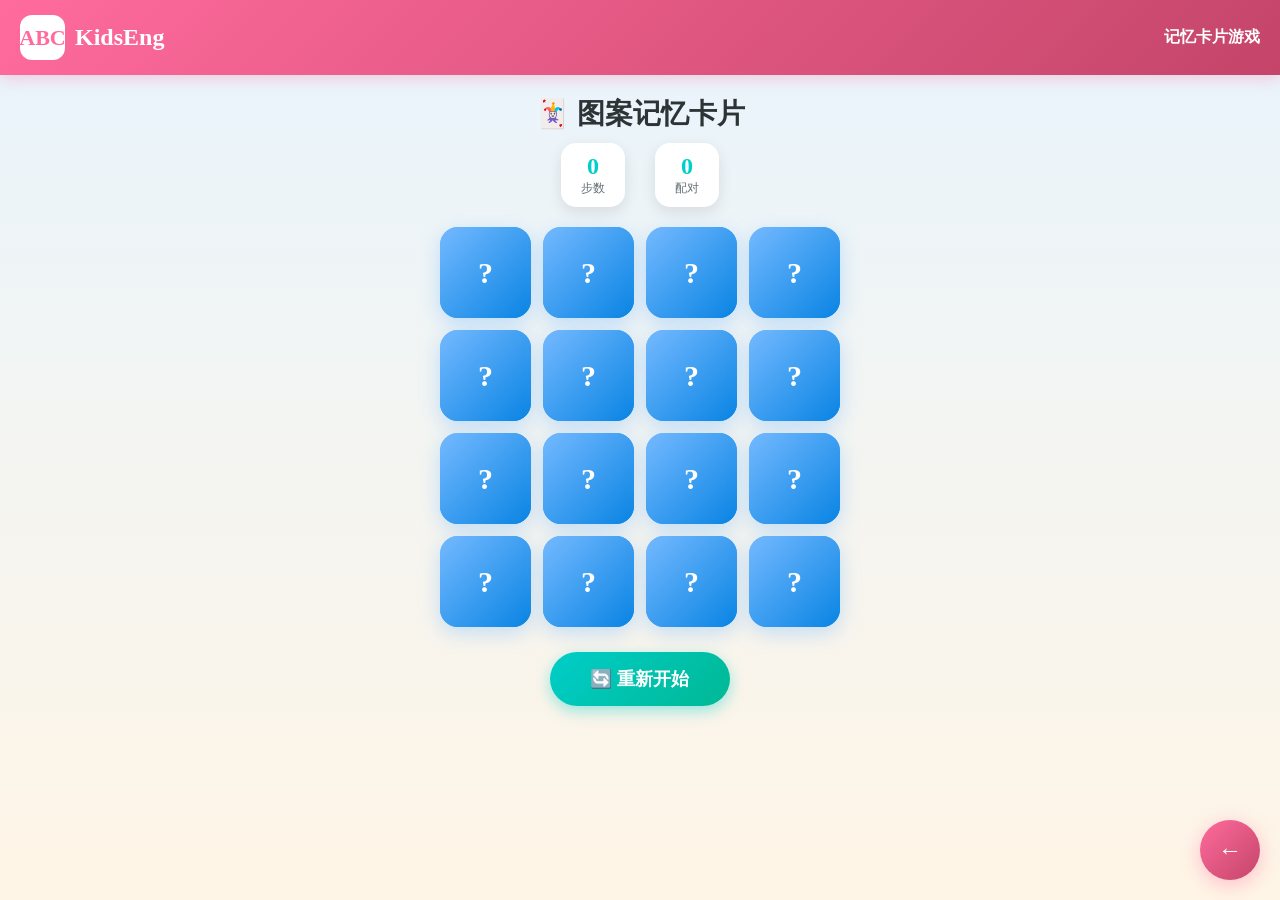
<file: games/pattern-memory.html>
<!DOCTYPE html>
<html lang="zh-CN">
<head>
    <meta charset="UTF-8">
    <meta name="viewport" content="width=device-width, initial-scale=1.0">
    <title>记忆卡片游戏 - KidsEng</title>
    <style>
        * {
            margin: 0;
            padding: 0;
            box-sizing: border-box;
        }

        body {
            font-family: 'Comic Neue', cursive;
            background: linear-gradient(180deg, #E8F4FD 0%, #FFF5E6 100%);
            min-height: 100vh;
        }

        .header {
            background: linear-gradient(135deg, #FF6B9D 0%, #C44569 100%);
            padding: 15px 20px;
            display: flex;
            align-items: center;
            justify-content: space-between;
            box-shadow: 0 4px 15px rgba(255, 107, 157, 0.3);
        }

        .logo {
            display: flex;
            align-items: center;
            gap: 10px;
        }

        .logo-icon {
            background: white;
            width: 45px;
            height: 45px;
            border-radius: 12px;
            display: flex;
            align-items: center;
            justify-content: center;
            font-size: 22px;
            font-weight: bold;
            color: #FF6B9D;
        }

        .logo-text {
            font-size: 24px;
            font-weight: bold;
            color: white;
        }

        .game-container {
            padding: 20px;
        }

        .game-header {
            text-align: center;
            margin-bottom: 20px;
        }

        .game-title {
            font-size: 28px;
            font-weight: bold;
            color: #2D3436;
            margin-bottom: 10px;
        }

        .game-stats {
            display: flex;
            justify-content: center;
            gap: 30px;
            margin-bottom: 20px;
        }

        .stat-item {
            background: white;
            padding: 10px 20px;
            border-radius: 15px;
            box-shadow: 0 5px 15px rgba(0,0,0,0.1);
        }

        .stat-value {
            font-size: 24px;
            font-weight: bold;
            color: #00CEC9;
        }

        .stat-label {
            font-size: 12px;
            color: #636E72;
        }

        .game-board {
            display: grid;
            grid-template-columns: repeat(4, 1fr);
            gap: 12px;
            max-width: 400px;
            margin: 0 auto;
        }

        .card {
            aspect-ratio: 1;
            background: linear-gradient(135deg, #74B9FF 0%, #0984E3 100%);
            border-radius: 18px;
            display: flex;
            align-items: center;
            justify-content: center;
            font-size: 40px;
            cursor: pointer;
            box-shadow: 0 6px 20px rgba(116, 185, 255, 0.4);
            transition: all 0.3s ease;
            position: relative;
            transform-style: preserve-3d;
            backface-visibility: hidden;
        }

        .card.flipped {
            background: white;
            box-shadow: 0 6px 20px rgba(0,0,0,0.15);
        }

        .card.matched {
            background: linear-gradient(135deg, #00CEC9 0%, #00B894 100%);
            animation: matchPulse 0.5s ease;
        }

        @keyframes matchPulse {
            0%, 100% { transform: scale(1); }
            50% { transform: scale(1.1); }
        }

        .card:hover {
            transform: translateY(-3px);
        }

        .card .back-face {
            position: absolute;
            width: 100%;
            height: 100%;
            background: linear-gradient(135deg, #74B9FF 0%, #0984E3 100%);
            border-radius: 18px;
            display: flex;
            align-items: center;
            justify-content: center;
            font-size: 30px;
            font-weight: bold;
            color: white;
            backface-visibility: hidden;
        }

        .back-btn {
            position: fixed;
            bottom: 20px;
            right: 20px;
            width: 60px;
            height: 60px;
            background: linear-gradient(135deg, #FF6B9D 0%, #C44569 100%);
            border-radius: 50%;
            display: flex;
            align-items: center;
            justify-content: center;
            font-size: 24px;
            color: white;
            box-shadow: 0 5px 20px rgba(255, 107, 157, 0.4);
            cursor: pointer;
        }

        .restart-btn {
            background: linear-gradient(135deg, #00CEC9 0%, #00B894 100%);
            color: white;
            border: none;
            padding: 15px 40px;
            border-radius: 30px;
            font-size: 18px;
            font-weight: bold;
            cursor: pointer;
            box-shadow: 0 5px 15px rgba(0, 206, 201, 0.4);
            margin-top: 25px;
        }
    </style>
</head>
<body>
    <div class="header">
        <div class="logo">
            <span class="logo-icon">ABC</span>
            <span class="logo-text">KidsEng</span>
        </div>
        <div style="color: white; font-weight: bold;">记忆卡片游戏</div>
    </div>

    <div class="game-container">
        <div class="game-header">
            <h1 class="game-title">🃏 图案记忆卡片</h1>
            <div class="game-stats">
                <div class="stat-item">
                    <div class="stat-value" id="moves">0</div>
                    <div class="stat-label">步数</div>
                </div>
                <div class="stat-item">
                    <div class="stat-value" id="matches">0</div>
                    <div class="stat-label">配对</div>
                </div>
            </div>
        </div>

        <div id="gameBoard" class="game-board"></div>

        <div style="text-align: center;">
            <button class="restart-btn" onclick="initGame()">🔄 重新开始</button>
        </div>
    </div>

    <div class="back-btn" onclick="goBack()">←</div>

    <script>
        const patterns = ['🐱', '🐕', '🐘', '🐟', '🦁', '🐼', '🦋', '🐦'];
        let cards = [];
        let flippedCards = [];
        let moves = 0;
        let matches = 0;

        function initGame() {
            const gameBoard = document.getElementById('gameBoard');
            gameBoard.innerHTML = '';
            
            cards = [...patterns, ...patterns];
            cards.sort(() => Math.random() - 0.5);
            
            flippedCards = [];
            moves = 0;
            matches = 0;
            
            document.getElementById('moves').textContent = '0';
            document.getElementById('matches').textContent = '0';

            cards.forEach((pattern, index) => {
                const card = document.createElement('div');
                card.className = 'card';
                card.dataset.pattern = pattern;
                card.dataset.index = index;
                card.innerHTML = `<div class="back-face">?</div>`;
                card.addEventListener('click', flipCard);
                gameBoard.appendChild(card);
            });
        }

        function flipCard(e) {
            const card = e.target.closest('.card');
            
            if (card.classList.contains('flipped') || 
                card.classList.contains('matched') || 
                flippedCards.length >= 2) {
                return;
            }

            card.classList.add('flipped');
            card.innerHTML = card.dataset.pattern;
            flippedCards.push(card);

            if (flippedCards.length === 2) {
                moves++;
                document.getElementById('moves').textContent = moves;
                checkMatch();
            }
        }

        function checkMatch() {
            const [card1, card2] = flippedCards;
            
            if (card1.dataset.pattern === card2.dataset.pattern) {
                card1.classList.add('matched');
                card2.classList.add('matched');
                matches++;
                document.getElementById('matches').textContent = matches;
                flippedCards = [];
                
                if (matches === patterns.length) {
                    setTimeout(() => {
                        alert(`🎉 恭喜完成！\n\n用了 ${moves} 步完成配对！\n\n太棒了！🌟`);
                    }, 500);
                }
            } else {
                setTimeout(() => {
                    card1.classList.remove('flipped');
                    card2.classList.remove('flipped');
                    card1.innerHTML = `<div class="back-face">?</div>`;
                    card2.innerHTML = `<div class="back-face">?</div>`;
                    flippedCards = [];
                }, 1000);
            }
        }

        function goBack() {
            window.location.href = '../games.html';
        }

        document.addEventListener('DOMContentLoaded', initGame);
    </script>
</body>
</html>
</file>
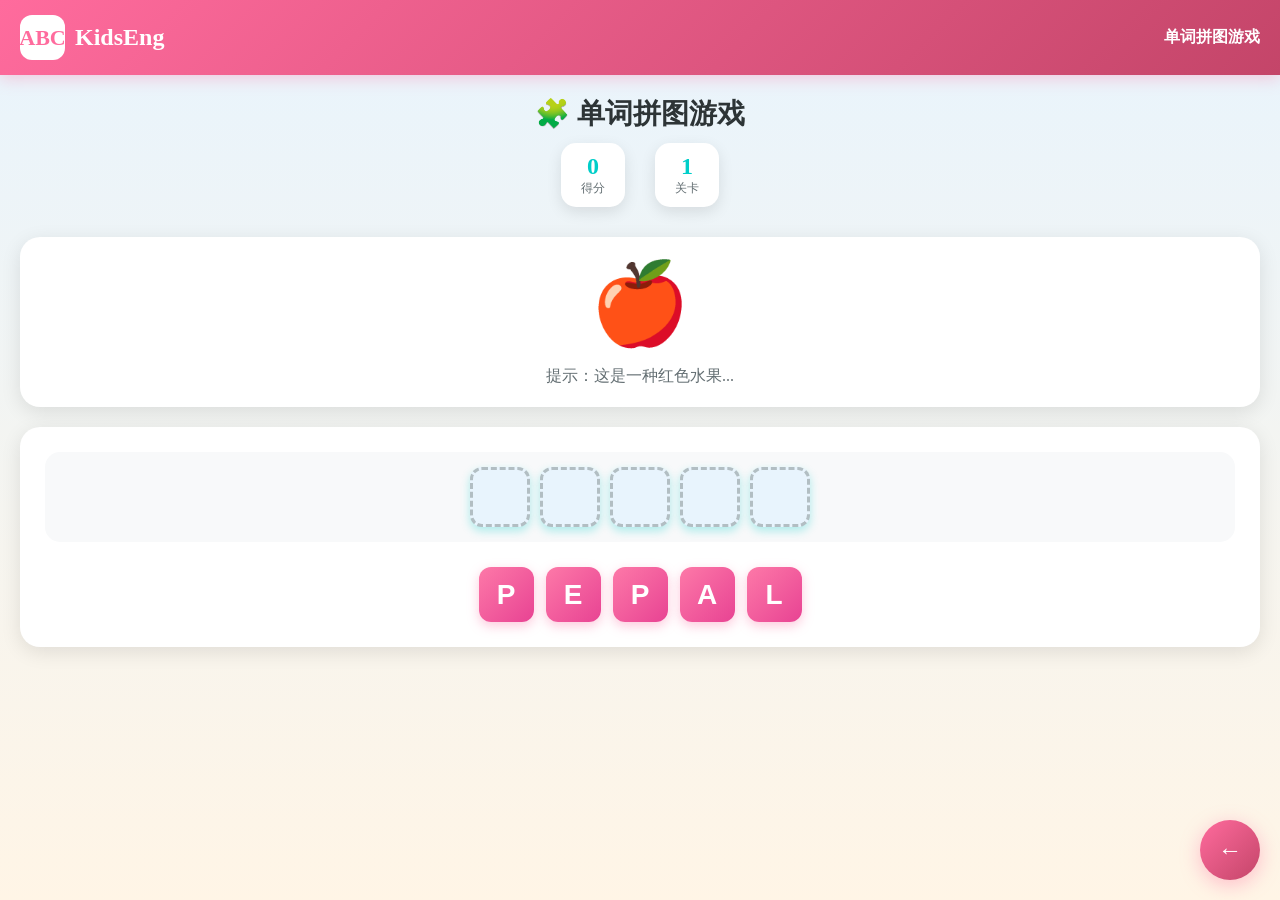
<file: games/word-puzzle.html>
<!DOCTYPE html>
<html lang="zh-CN">
<head>
    <meta charset="UTF-8">
    <meta name="viewport" content="width=device-width, initial-scale=1.0">
    <title>单词拼图游戏 - KidsEng</title>
    <style>
        * {
            margin: 0;
            padding: 0;
            box-sizing: border-box;
        }

        body {
            font-family: 'Comic Neue', cursive;
            background: linear-gradient(180deg, #E8F4FD 0%, #FFF5E6 100%);
            min-height: 100vh;
        }

        .header {
            background: linear-gradient(135deg, #FF6B9D 0%, #C44569 100%);
            padding: 15px 20px;
            display: flex;
            align-items: center;
            justify-content: space-between;
            box-shadow: 0 4px 15px rgba(255, 107, 157, 0.3);
        }

        .logo {
            display: flex;
            align-items: center;
            gap: 10px;
        }

        .logo-icon {
            background: white;
            width: 45px;
            height: 45px;
            border-radius: 12px;
            display: flex;
            align-items: center;
            justify-content: center;
            font-size: 22px;
            font-weight: bold;
            color: #FF6B9D;
        }

        .logo-text {
            font-size: 24px;
            font-weight: bold;
            color: white;
        }

        .game-container {
            padding: 20px;
        }

        .game-header {
            text-align: center;
            margin-bottom: 30px;
        }

        .game-title {
            font-size: 28px;
            font-weight: bold;
            color: #2D3436;
            margin-bottom: 10px;
        }

        .picture-box {
            background: white;
            padding: 20px;
            border-radius: 20px;
            box-shadow: 0 5px 20px rgba(0,0,0,0.1);
            text-align: center;
            margin-bottom: 20px;
        }

        .picture {
            font-size: 80px;
            margin-bottom: 15px;
        }

        .picture-hint {
            font-size: 16px;
            color: #636E72;
        }

        .puzzle-area {
            background: white;
            padding: 25px;
            border-radius: 20px;
            box-shadow: 0 5px 20px rgba(0,0,0,0.1);
            margin-bottom: 20px;
        }

        .answer-slots {
            display: flex;
            justify-content: center;
            gap: 10px;
            min-height: 80px;
            padding: 15px;
            background: #F8F9FA;
            border-radius: 15px;
            margin-bottom: 25px;
        }

        .slot {
            width: 60px;
            height: 60px;
            background: linear-gradient(135deg, #00CEC9 0%, #00B894 100%);
            border-radius: 12px;
            display: flex;
            align-items: center;
            justify-content: center;
            font-size: 32px;
            font-weight: bold;
            color: white;
            box-shadow: 0 4px 10px rgba(0, 206, 201, 0.3);
            cursor: pointer;
            transition: all 0.3s ease;
            position: relative;
        }

        .slot.empty {
            background: #E8F4FD;
            border: 3px dashed #B2BEC3;
        }

        .slot.dragging {
            opacity: 0.5;
        }

        .letters-area {
            display: flex;
            flex-wrap: wrap;
            justify-content: center;
            gap: 12px;
        }

        .letter-btn {
            width: 55px;
            height: 55px;
            background: linear-gradient(135deg, #FD79A8 0%, #E84393 100%);
            border-radius: 12px;
            display: flex;
            align-items: center;
            justify-content: center;
            font-size: 28px;
            font-weight: bold;
            color: white;
            box-shadow: 0 4px 12px rgba(253, 121, 168, 0.4);
            cursor: grab;
            transition: all 0.3s ease;
            border: none;
        }

        .letter-btn:hover {
            transform: translateY(-3px);
        }

        .letter-btn.dragging {
            cursor: grabbing;
            transform: scale(1.1);
        }

        .letter-btn.used {
            opacity: 0.4;
            pointer-events: none;
        }

        .back-btn {
            position: fixed;
            bottom: 20px;
            right: 20px;
            width: 60px;
            height: 60px;
            background: linear-gradient(135deg, #FF6B9D 0%, #C44569 100%);
            border-radius: 50%;
            display: flex;
            align-items: center;
            justify-content: center;
            font-size: 24px;
            color: white;
            box-shadow: 0 5px 20px rgba(255, 107, 157, 0.4);
            cursor: pointer;
        }

        .next-btn {
            background: linear-gradient(135deg, #00CEC9 0%, #00B894 100%);
            color: white;
            border: none;
            padding: 15px 40px;
            border-radius: 30px;
            font-size: 18px;
            font-weight: bold;
            cursor: pointer;
            box-shadow: 0 5px 15px rgba(0, 206, 201, 0.4);
            margin-top: 20px;
        }

        .game-stats {
            display: flex;
            justify-content: center;
            gap: 30px;
            margin-bottom: 20px;
        }

        .stat-item {
            background: white;
            padding: 10px 20px;
            border-radius: 15px;
            box-shadow: 0 5px 15px rgba(0,0,0,0.1);
        }

        .stat-value {
            font-size: 24px;
            font-weight: bold;
            color: #00CEC9;
        }

        .stat-label {
            font-size: 12px;
            color: #636E72;
        }

        .correct-message {
            background: linear-gradient(135deg, #00CEC9 0%, #00B894 100%);
            color: white;
            padding: 20px;
            border-radius: 15px;
            text-align: center;
            margin-bottom: 20px;
            animation: bounce 0.5s ease;
        }

        @keyframes bounce {
            0%, 100% { transform: scale(1); }
            50% { transform: scale(1.05); }
        }

        .win-stars {
            font-size: 40px;
            margin-top: 10px;
        }
    </style>
</head>
<body>
    <div class="header">
        <div class="logo">
            <span class="logo-icon">ABC</span>
            <span class="logo-text">KidsEng</span>
        </div>
        <div style="color: white; font-weight: bold;">单词拼图游戏</div>
    </div>

    <div class="game-container">
        <div class="game-header">
            <h1 class="game-title">🧩 单词拼图游戏</h1>
            <div class="game-stats">
                <div class="stat-item">
                    <div class="stat-value" id="score">0</div>
                    <div class="stat-label">得分</div>
                </div>
                <div class="stat-item">
                    <div class="stat-value" id="level">1</div>
                    <div class="stat-label">关卡</div>
                </div>
            </div>
        </div>

        <div id="correctMessage" class="correct-message" style="display: none;">
            <h3>🎉 太棒了！答对了！</h3>
            <div class="win-stars">⭐⭐⭐</div>
        </div>

        <div class="picture-box">
            <div class="picture" id="picture">🍎</div>
            <div class="picture-hint" id="hint">提示：这是一种水果...</div>
        </div>

        <div class="puzzle-area">
            <div class="answer-slots" id="answerSlots"></div>
            <div class="letters-area" id="lettersArea"></div>
        </div>

        <div style="text-align: center;">
            <button class="next-btn" onclick="nextWord()" id="nextBtn" style="display: none;">➡️ 下一题</button>
        </div>
    </div>

    <div class="back-btn" onclick="goBack()">←</div>

    <script>
        const words = [
            { emoji: '🍎', word: 'APPLE', hint: '提示：这是一种红色水果...' },
            { emoji: '🐱', word: 'CAT', hint: '提示：喜欢抓老鼠的小动物...' },
            { emoji: '🐕', word: 'DOG', hint: '提示：人类最忠诚的朋友...' },
            { emoji: '🐘', word: 'ELEPHANT', hint: '提示：最大的陆地动物...' },
            { emoji: '🐟', word: 'FISH', hint: '提示：在水里游泳的动物...' },
            { emoji: '🦁', word: 'LION', hint: '提示：森林之王...' },
            { emoji: '🐼', word: 'PANDA', hint: '提示：黑白相间的动物...' },
            { emoji: '🦋', word: 'BUTTERFLY', hint: '提示：美丽的昆虫...' }
        ];

        let currentWordIndex = 0;
        let score = 0;
        let selectedSlots = [];

        function initGame() {
            currentWordIndex = 0;
            score = 0;
            updateStats();
            showWord();
        }

        function showWord() {
            const word = words[currentWordIndex];
            document.getElementById('picture').textContent = word.emoji;
            document.getElementById('hint').textContent = word.hint;
            document.getElementById('correctMessage').style.display = 'none';
            document.getElementById('nextBtn').style.display = 'none';
            selectedSlots = [];
            
            createSlots(word.word.length);
            createLetters(word.word);
        }

        function createSlots(length) {
            const slotsContainer = document.getElementById('answerSlots');
            slotsContainer.innerHTML = '';
            
            for (let i = 0; i < length; i++) {
                const slot = document.createElement('div');
                slot.className = 'slot empty';
                slot.dataset.index = i;
                slotsContainer.appendChild(slot);
            }
        }

        function createLetters(word) {
            const lettersContainer = document.getElementById('lettersArea');
            lettersContainer.innerHTML = '';
            
            const shuffled = word.split('').sort(() => Math.random() - 0.5);
            
            shuffled.forEach((letter, index) => {
                const btn = document.createElement('button');
                btn.className = 'letter-btn';
                btn.textContent = letter;
                btn.dataset.letter = letter;
                btn.dataset.originalIndex = index;
                btn.draggable = true;
                
                btn.addEventListener('dragstart', handleDragStart);
                btn.addEventListener('dragend', handleDragEnd);
                btn.addEventListener('click', () => selectLetter(btn));
                
                lettersContainer.appendChild(btn);
            });
        }

        function selectLetter(btn) {
            if (btn.classList.contains('used')) return;
            
            const emptySlots = document.querySelectorAll('.slot.empty');
            if (emptySlots.length === 0) return;
            
            const firstEmptySlot = emptySlots[0];
            const slotIndex = parseInt(firstEmptySlot.dataset.index);
            
            firstEmptySlot.textContent = btn.textContent;
            firstEmptySlot.classList.remove('empty');
            
            btn.classList.add('used');
            
            selectedSlots.push({
                slot: firstEmptySlot,
                letterBtn: btn,
                letter: btn.dataset.letter,
                slotIndex: slotIndex
            });
            
            checkAnswer();
        }

        function checkAnswer() {
            const word = words[currentWordIndex].word;
            const slots = document.querySelectorAll('.slot');
            
            let isComplete = true;
            let isCorrect = true;
            
            slots.forEach((slot, index) => {
                if (slot.classList.contains('empty')) {
                    isComplete = false;
                    return;
                }
                if (slot.textContent !== word[index]) {
                    isCorrect = false;
                }
            });
            
            if (isComplete && isCorrect) {
                setTimeout(() => {
                    document.getElementById('correctMessage').style.display = 'block';
                    document.getElementById('nextBtn').style.display = 'inline-block';
                    score += 10;
                    updateStats();
                }, 500);
            }
        }

        function nextWord() {
            currentWordIndex++;
            if (currentWordIndex >= words.length) {
                alert(`🎉 恭喜通关！\n\n最终得分：${score} 分！\n\n太厉害了！🌟`);
                initGame();
                return;
            }
            document.getElementById('level').textContent = currentWordIndex + 1;
            showWord();
        }

        function handleDragStart(e) {
            e.target.classList.add('dragging');
            e.dataTransfer.setData('text/plain', e.target.dataset.letter);
            e.dataTransfer.setData('index', e.target.dataset.originalIndex);
        }

        function handleDragEnd(e) {
            e.target.classList.remove('dragging');
        }

        function updateStats() {
            document.getElementById('score').textContent = score;
            document.getElementById('level').textContent = currentWordIndex + 1;
        }

        function goBack() {
            window.location.href = '../games.html';
        }

        document.addEventListener('DOMContentLoaded', initGame);
    </script>
</body>
</html>
</file>
<file: styles/main.css>
* {
    margin: 0;
    padding: 0;
    box-sizing: border-box;
}

body {
    font-family: 'Comic Neue', cursive;
    background: linear-gradient(180deg, #E8F4FD 0%, #FFF5E6 100%);
    min-height: 100vh;
}

.header {
    background: linear-gradient(135deg, #FF6B9D 0%, #C44569 100%);
    padding: 15px 20px;
    display: flex;
    align-items: center;
    justify-content: space-between;
    box-shadow: 0 4px 15px rgba(255, 107, 157, 0.3);
    position: sticky;
    top: 0;
    z-index: 100;
}

.logo {
    display: flex;
    align-items: center;
    gap: 10px;
}

.logo-icon {
    background: white;
    width: 45px;
    height: 45px;
    border-radius: 12px;
    display: flex;
    align-items: center;
    justify-content: center;
    font-size: 22px;
    font-weight: bold;
    color: #FF6B9D;
    box-shadow: 0 3px 10px rgba(0,0,0,0.1);
}

.logo-text {
    font-size: 24px;
    font-weight: bold;
    color: white;
    text-shadow: 2px 2px 4px rgba(0,0,0,0.2);
}

.header-title {
    font-size: 18px;
    color: white;
    font-weight: bold;
    text-shadow: 1px 1px 3px rgba(0,0,0,0.2);
}

.hero-section {
    position: relative;
    height: 200px;
    overflow: hidden;
    margin-bottom: 30px;
}

.hero-bg {
    position: absolute;
    top: 0;
    left: 0;
    right: 0;
    bottom: 0;
    background: linear-gradient(135deg, #74B9FF 0%, #0984E3 100%);
}

.hero-bg::before {
    content: '🌞';
    position: absolute;
    top: 20px;
    left: 20px;
    font-size: 50px;
    animation: float 3s ease-in-out infinite;
}

.hero-bg::after {
    content: '🌈';
    position: absolute;
    top: 30px;
    right: 30px;
    font-size: 40px;
    animation: float 3s ease-in-out infinite 1s;
}

@keyframes float {
    0%, 100% { transform: translateY(0); }
    50% { transform: translateY(-10px); }
}

.hero-content {
    position: relative;
    z-index: 1;
    height: 100%;
    display: flex;
    flex-direction: column;
    align-items: center;
    justify-content: center;
    color: white;
    text-shadow: 2px 2px 8px rgba(0,0,0,0.3);
}

.hero-content h1 {
    font-size: 28px;
    margin-bottom: 10px;
    animation: bounce 1s ease infinite;
}

.hero-content p {
    font-size: 16px;
}

@keyframes bounce {
    0%, 100% { transform: translateY(0); }
    50% { transform: translateY(-5px); }
}

.main-content {
    padding: 0 20px 40px;
}

.section-title {
    text-align: center;
    font-size: 24px;
    font-weight: bold;
    color: #2D3436;
    margin-bottom: 25px;
    text-shadow: 2px 2px 4px rgba(0,0,0,0.1);
}

.feature-grid {
    display: grid;
    grid-template-columns: 1fr;
    gap: 20px;
}

.feature-card {
    background: white;
    border-radius: 25px;
    padding: 25px;
    display: flex;
    align-items: center;
    gap: 20px;
    box-shadow: 0 8px 25px rgba(0,0,0,0.1);
    cursor: pointer;
    transition: all 0.3s ease;
    position: relative;
    overflow: hidden;
}

.feature-card::before {
    content: '';
    position: absolute;
    top: 0;
    left: 0;
    width: 10px;
    height: 100%;
}

.feature-card:hover,
.feature-card:active {
    transform: translateY(-5px);
    box-shadow: 0 15px 35px rgba(0,0,0,0.15);
}

.letter-card::before { background: linear-gradient(180deg, #FFEAA7 0%, #FDCB6E 100%); }
.song-card::before { background: linear-gradient(180deg, #81ECEC 0%, #00CEC9 100%); }
.phonics-card::before { background: linear-gradient(180deg, #A29BFE 0%, #6C5CE7 100%); }
.game-card::before { background: linear-gradient(180deg, #FD79A8 0%, #E84393 100%); }
.parent-card::before { background: linear-gradient(180deg, #74B9FF 0%, #0984E3 100%); }

.card-icon {
    width: 70px;
    height: 70px;
    border-radius: 20px;
    display: flex;
    align-items: center;
    justify-content: center;
    font-size: 32px;
    flex-shrink: 0;
}

.letter-icon {
    background: linear-gradient(135deg, #FFEAA7 0%, #FDCB6E 100%);
    color: #D63031;
}

.song-icon {
    background: linear-gradient(135deg, #81ECEC 0%, #00CEC9 100%);
    color: white;
}

.phonics-icon {
    background: linear-gradient(135deg, #A29BFE 0%, #6C5CE7 100%);
    color: white;
    font-size: 24px;
}

.game-icon {
    background: linear-gradient(135deg, #FD79A8 0%, #E84393 100%);
}

.parent-icon {
    background: linear-gradient(135deg, #74B9FF 0%, #0984E3 100%);
}

.card-title {
    font-size: 22px;
    font-weight: bold;
    color: #2D3436;
    margin-bottom: 5px;
}

.card-desc {
    font-size: 14px;
    color: #636E72;
}

.card-arrow {
    margin-left: auto;
    font-size: 28px;
    color: #B2BEC3;
    transition: transform 0.3s ease;
}

.feature-card:hover .card-arrow {
    transform: translateX(5px);
}

.footer {
    background: linear-gradient(135deg, #6C5CE7 0%, #A29BFE 100%);
    padding: 25px 20px;
    text-align: center;
    color: white;
}

.footer-content p {
    margin-bottom: 5px;
    font-size: 14px;
    text-shadow: 1px 1px 3px rgba(0,0,0,0.2);
}

.back-btn {
    position: fixed;
    bottom: 20px;
    right: 20px;
    width: 60px;
    height: 60px;
    background: linear-gradient(135deg, #FF6B9D 0%, #C44569 100%);
    border-radius: 50%;
    display: flex;
    align-items: center;
    justify-content: center;
    font-size: 24px;
    color: white;
    box-shadow: 0 5px 20px rgba(255, 107, 157, 0.4);
    cursor: pointer;
    transition: all 0.3s ease;
    z-index: 100;
}

.back-btn:hover {
    transform: scale(1.1);
}

.letters-container,
.songs-container,
.phonics-container,
.games-container,
.parent-container {
    padding: 20px;
}

.section-header {
    display: flex;
    align-items: center;
    gap: 15px;
    margin-bottom: 25px;
}

.section-header .card-icon {
    width: 55px;
    height: 55px;
    font-size: 26px;
}

.section-header h2 {
    font-size: 24px;
    font-weight: bold;
    color: #2D3436;
}

.alphabet-grid {
    display: grid;
    grid-template-columns: repeat(4, 1fr);
    gap: 15px;
}

.alphabet-item {
    background: white;
    border-radius: 20px;
    padding: 20px;
    text-align: center;
    box-shadow: 0 5px 15px rgba(0,0,0,0.1);
    cursor: pointer;
    transition: all 0.3s ease;
}

.alphabet-item:hover {
    transform: scale(1.05);
    box-shadow: 0 10px 25px rgba(0,0,0,0.15);
}

.alphabet-item .letter {
    font-size: 36px;
    font-weight: bold;
    color: #FF6B9D;
    margin-bottom: 8px;
}

.alphabet-item .word {
    font-size: 14px;
    color: #636E72;
}

.songs-list,
.phonics-list,
.games-list,
.parent-list {
    display: flex;
    flex-direction: column;
    gap: 15px;
}

.song-item,
.phonics-item,
.game-item,
.parent-item {
    background: white;
    border-radius: 20px;
    padding: 20px;
    display: flex;
    align-items: center;
    gap: 15px;
    box-shadow: 0 5px 15px rgba(0,0,0,0.1);
    cursor: pointer;
    transition: all 0.3s ease;
}

.song-item:hover,
.phonics-item:hover,
.game-item:hover,
.parent-item:hover {
    transform: translateX(5px);
}

.item-cover {
    width: 80px;
    height: 80px;
    border-radius: 15px;
    background: linear-gradient(135deg, #81ECEC 0%, #00CEC9 100%);
    display: flex;
    align-items: center;
    justify-content: center;
    font-size: 32px;
    flex-shrink: 0;
}

.song-item .item-cover {
    background: linear-gradient(135deg, #81ECEC 0%, #00CEC9 100%);
}

.phonics-item .item-cover {
    background: linear-gradient(135deg, #A29BFE 0%, #6C5CE7 100%);
}

.game-item .item-cover {
    background: linear-gradient(135deg, #FD79A8 0%, #E84393 100%);
}

.parent-item .item-cover {
    background: linear-gradient(135deg, #74B9FF 0%, #0984E3 100%);
}

.item-info {
    flex: 1;
}

.item-title {
    font-size: 18px;
    font-weight: bold;
    color: #2D3436;
    margin-bottom: 5px;
}

.item-desc {
    font-size: 13px;
    color: #636E72;
}

.item-duration {
    font-size: 12px;
    color: #B2BEC3;
}

.play-btn {
    width: 45px;
    height: 45px;
    background: linear-gradient(135deg, #00CEC9 0%, #00B894 100%);
    border-radius: 50%;
    display: flex;
    align-items: center;
    justify-content: center;
    color: white;
    font-size: 18px;
    box-shadow: 0 3px 10px rgba(0, 206, 201, 0.4);
}

.game-preview {
    background: white;
    border-radius: 20px;
    padding: 20px;
    margin-bottom: 20px;
    box-shadow: 0 5px 15px rgba(0,0,0,0.1);
}

.game-preview img {
    width: 100%;
    border-radius: 15px;
    margin-bottom: 15px;
}

.game-preview h3 {
    font-size: 20px;
    font-weight: bold;
    color: #2D3436;
    margin-bottom: 10px;
}

.game-preview p {
    font-size: 14px;
    color: #636E72;
    line-height: 1.6;
}

.progress-bar {
    background: #E8F4FD;
    border-radius: 10px;
    height: 12px;
    margin-bottom: 20px;
}

.progress-fill {
    background: linear-gradient(90deg, #00CEC9 0%, #00B894 100%);
    border-radius: 10px;
    height: 100%;
    transition: width 0.5s ease;
}

.parent-stats {
    display: grid;
    grid-template-columns: repeat(3, 1fr);
    gap: 15px;
    margin-bottom: 25px;
}

.stat-card {
    background: white;
    border-radius: 20px;
    padding: 20px;
    text-align: center;
    box-shadow: 0 5px 15px rgba(0,0,0,0.1);
}

.stat-card .stat-value {
    font-size: 28px;
    font-weight: bold;
    color: #00CEC9;
    margin-bottom: 5px;
}

.stat-card .stat-label {
    font-size: 12px;
    color: #636E72;
}

.article-card {
    background: white;
    border-radius: 20px;
    padding: 20px;
    margin-bottom: 15px;
    box-shadow: 0 5px 15px rgba(0,0,0,0.1);
}

.article-card h4 {
    font-size: 18px;
    font-weight: bold;
    color: #2D3436;
    margin-bottom: 10px;
}

.article-card p {
    font-size: 14px;
    color: #636E72;
    line-height: 1.6;
}

.article-card .read-more {
    display: inline-block;
    margin-top: 10px;
    color: #00CEC9;
    font-weight: bold;
    font-size: 14px;
}

@media (min-width: 768px) {
    .hero-section {
        height: 280px;
    }
    
    .hero-content h1 {
        font-size: 40px;
    }
    
    .hero-content p {
        font-size: 20px;
    }
    
    .feature-grid {
        grid-template-columns: repeat(2, 1fr);
    }
    
    .alphabet-grid {
        grid-template-columns: repeat(7, 1fr);
    }
}

@media (min-width: 1024px) {
    .feature-grid {
        grid-template-columns: repeat(3, 1fr);
    }
    
    .alphabet-grid {
        grid-template-columns: repeat(13, 1fr);
    }
}

.speaking {
    animation: pulse 0.5s ease-in-out infinite;
    box-shadow: 0 0 20px rgba(0, 206, 201, 0.6);
}

@keyframes pulse {
    0%, 100% {
        transform: scale(1);
    }
    50% {
        transform: scale(1.05);
    }
}

.alphabet-item.speaking {
    background: linear-gradient(135deg, #00CEC9 0%, #00B894 100%);
}

.alphabet-item.speaking .letter {
    color: white;
}

.alphabet-item.speaking .word {
    color: rgba(255, 255, 255, 0.9);
}

.phonics-item.speaking {
    background: linear-gradient(135deg, #A29BFE 0%, #6C5CE7 100%);
}

.phonics-item.speaking .item-title,
.phonics-item.speaking .item-desc,
.phonics-item.speaking .item-duration {
    color: white;
}

.song-item.playing {
    background: linear-gradient(135deg, #81ECEC 0%, #00CEC9 100%);
}

.song-item.playing .item-title,
.song-item.playing .item-desc,
.song-item.playing .item-duration {
    color: white;
}

.song-item.playing .play-btn {
    animation: spin 1s linear infinite;
    background: white;
    color: #00CEC9;
}

@keyframes spin {
    from {
        transform: rotate(0deg);
    }
    to {
        transform: rotate(360deg);
    }
}

.song-item.playing .item-cover {
    animation: bounce-cover 0.5s ease-in-out infinite;
}

@keyframes bounce-cover {
    0%, 100% {
        transform: scale(1);
    }
    50% {
        transform: scale(1.1);
    }
}
</file>
